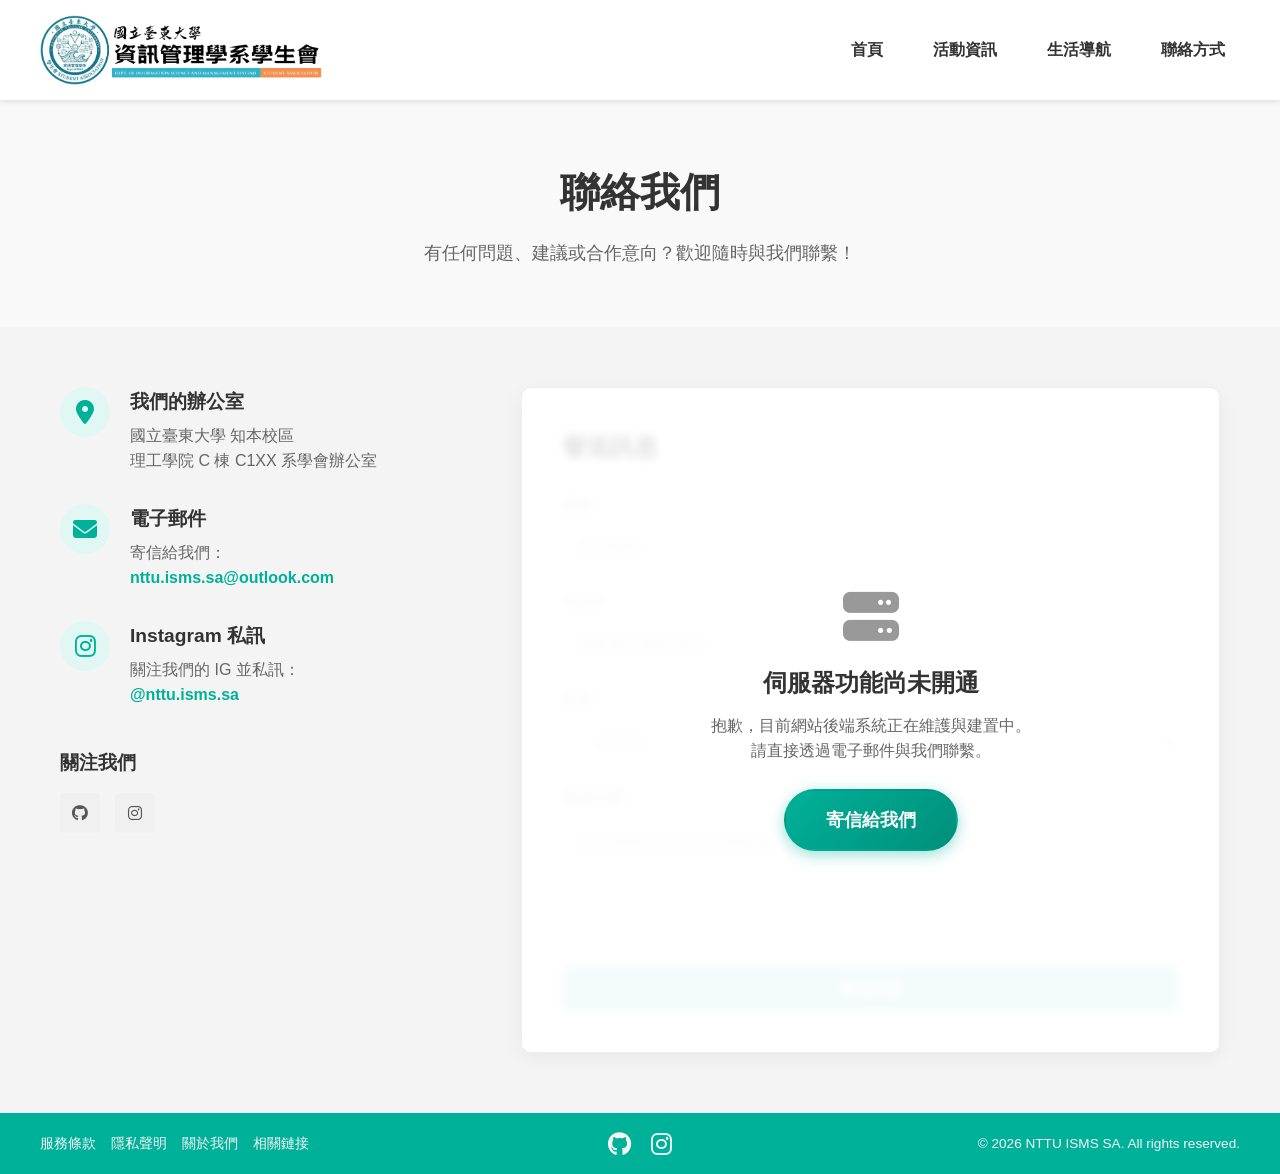
<file: Contact.html>
<!DOCTYPE html>
<html>
    <head>
        <meta charset="utf-8">
        <meta name="viewport" content="width=device-width, initial-scale=1.0">
        <title>聯絡我們 - 臺東大學資訊管理學系學生會</title>
        <link rel="stylesheet" href="https://cdnjs.cloudflare.com/ajax/libs/font-awesome/6.5.1/css/all.min.css">
        <link rel="stylesheet" href="styles/style.css">
        <link rel="stylesheet" href="styles/styleContact.css">
        <link rel="icon" type="image/png" href="LOGO/NTTU_ISMS_SA_LOGO_1.png">
    </head>
    
    <body>
        <header>
            <div class="container">
                <a href="index.html" class="logo">
                    <img src="LOGO\NTTU_ISMS_SA_LOGO_2.png" alt="NTTU_ISMS_SA_LOGO_2">
                </a>

                <nav>
                    <ul>
                        <li><a href="index.html">首頁</a></li>
                        <li><a href="Events.html">活動資訊</a></li>
                        <li><a href="LifeNavigator/LifeNavigator.html">生活導航</a></li>
                        <li><a href="Contact.html">聯絡方式</a></li>
                    </ul>
                </nav>                
            </div>
        </header>

        <main>
            <section class="contact-hero">
                <div class="container">
                    <h1>聯絡我們</h1>
                    <p>有任何問題、建議或合作意向？歡迎隨時與我們聯繫！</p>
                </div>
            </section>

            <div class="contact-container">  
                <div class="contact-info">
                    <div class="info-item">
                        <div class="info-icon">
                            <i class="fa-solid fa-location-dot"></i>
                        </div>
                        <div class="info-content">
                            <h3>我們的辦公室</h3>
                            <p>國立臺東大學 知本校區<br>理工學院 C 棟 C1XX 系學會辦公室</p>
                        </div>
                    </div>

                    <div class="info-item">
                        <div class="info-icon">
                            <i class="fa-solid fa-envelope"></i>
                        </div>
                        <div class="info-content">
                            <h3>電子郵件</h3>
                            <p>寄信給我們：<br><a href="mailto:nttu.isms.sa@outlook.com">nttu.isms.sa@outlook.com</a></p>
                        </div>
                    </div>

                    <div class="info-item">
                        <div class="info-icon">
                            <i class="fa-brands fa-instagram"></i>
                        </div>
                        <div class="info-content">
                            <h3>Instagram 私訊</h3>
                            <p>關注我們的 IG 並私訊：<br><a href="https://www.instagram.com/nttu.isms.sa/" target="_blank">@nttu.isms.sa</a></p>
                        </div>
                    </div>

                    <div class="social-links">
                        <h3>關注我們</h3>
                        <div class="social-icons">
                            <a href="https://github.com/NTTU-ISMS-SA" target="_blank" class="social-icon" title="GitHub">
                                <i class="fa-brands fa-github"></i>
                            </a>
                            <a href="https://www.instagram.com/nttu.isms.sa/" target="_blank" class="social-icon" title="Instagram">
                                <i class="fa-brands fa-instagram"></i>
                            </a>
                        </div>
                    </div>
                </div>

                <div class="contact-form-container">
                    
                    <!-- 新增：遮罩层 Start -->
                    <div class="form-overlay">
                        <div class="overlay-content">
                            <i class="fa-solid fa-server"></i>
                            <h3>伺服器功能尚未開通</h3>
                            <p>抱歉，目前網站後端系統正在維護與建置中。<br>請直接透過電子郵件與我們聯繫。</p>
                            <a href="mailto:nttu.isms.sa@outlook.com" class="btn-mail-fallback">
                                寄信給我們
                            </a>
                        </div>
                    </div>

                    <h2>發送訊息</h2>
                    <!-- 为了让效果更逼真，我们可以给 form 加上一个 opacity 或者 pointer-events: none，但有了遮罩其实不需要 -->
                    <form action="#" method="POST" style="opacity: 0.3; pointer-events: none;"> 
                        <div class="form-group">
                            <label for="name">姓名</label>
                            <input type="text" id="name" name="name" class="form-control" placeholder="您的稱呼" disabled>
                        </div>

                        <div class="form-group">
                            <label for="email">Email</label>
                            <input type="email" id="email" name="email" class="form-control" placeholder="您的電子郵件地址" disabled>
                        </div>
                        
                        <!-- 省略原本的表单内容，这里只是为了展示背景 -->
                         <div class="form-group">
                            <label for="subject">主旨</label>
                            <select id="subject" name="subject" class="form-control" disabled>
                                <option value="general">一般諮詢</option>
                            </select>
                        </div>

                        <div class="form-group">
                            <label for="message">訊息內容</label>
                            <textarea id="message" name="message" class="form-control" placeholder="請詳細描述您的問題或建議..." disabled></textarea>
                        </div>

                        <button type="button" class="submit-btn" disabled>發送訊息</button>
                    </form>
                </div>

            </div>
        </main>

        <footer>
            <div class="footer-container">
                <div class="footer-left">
                    <a href="ToS.html">服務條款</a>
                    <a href="Privacy.html">隱私聲明</a>
                    <a href="AboutUs.html">關於我們</a>
                    <a href="Links.html">相關鏈接</a>
                </div>

                <div class="footer-center">
                    <a href="https://github.com/NTTU-ISMS-SA" target="_blank" title="GitHub">
                        <i class="fa-brands fa-github fa-lg"></i>
                    </a>     

                    <a href="https://www.instagram.com/nttu.isms.sa/" target="_blank" title="Instagram">
                        <i class="fa-brands fa-instagram fa-lg"></i>
                    </a>
                </div>

                <div class="footer-right">
                    <p>&copy; 2026 NTTU ISMS SA. All rights reserved.</p>
                </div>

            </div>
        </footer>
    </body>
</html>
</file>
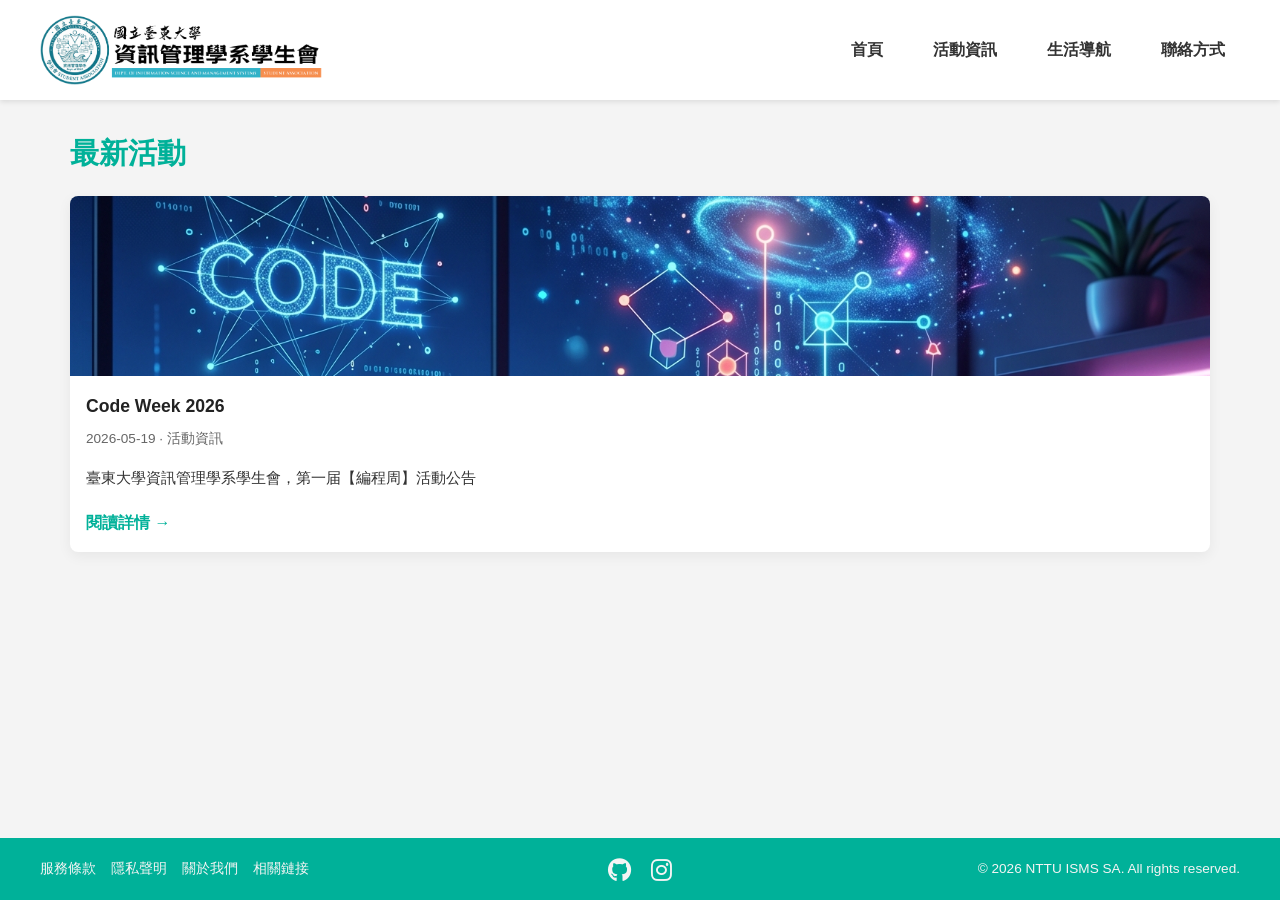
<file: Events.html>
<!DOCTYPE html>
<html>
    <head>
        <meta charset="utf-8">
        <meta name="viewport" content="width=device-width, initial-scale=1.0">
        <title>活動資訊</title>
        <link rel="stylesheet" href="https://cdnjs.cloudflare.com/ajax/libs/font-awesome/6.5.1/css/all.min.css">
        <link rel="stylesheet" href="styles/style.css">
        <link rel="stylesheet" href="styles/styleEvents.css">
        <link rel="icon" type="image/png" href="LOGO/NTTU_ISMS_SA_LOGO_1.png">
    </head>
    
    <body>
        <header>
            <div class="container">
                <a href="index.html" class="logo">
                    <img src="LOGO\NTTU_ISMS_SA_LOGO_2.png" alt="NTTU_ISMS_SA_LOGO_2">
                </a>

                <nav>
                    <ul>
                        <li><a href="index.html">首頁</a></li>
                        <li><a href="Events.html">活動資訊</a></li>
                        <li><a href="LifeNavigator/LifeNavigator.html">生活導航</a></li>
                        <li><a href="Contact.html">聯絡方式</a></li>
                    </ul>
                </nav>                
            </div>
        </header>

        <main>
            <section class="events container">
                <h1 class="section-title">最新活動</h1>

                <div class="events-grid">
                    <a class="event-card" href="EventPages/CodeWeek2026/CodeWeek2026.html">
                        <div class="event-thumb">
                            <img src="EventPages\CodeWeek2026\TitleBG.png" alt="活動標題封面">
                        </div>
                        <div class="event-body">
                            <h2 class="event-title">Code Week 2026</h2>
                            <p class="event-meta">2026-05-19 · 活動資訊</p>
                            <p class="event-excerpt">臺東大學資訊管理學系學生會，第一届【編程周】活動公告</p>
                            <span class="read-more">閱讀詳情 →</span>
                        </div>
                    </a>
                </div>

                <!--要新增项目就新增这一整段-->
                <!--
                <div class="events-grid">
                    <a class="event-card" href="EventPages/event-example.html">
                        <div class="event-thumb">
                            <img src="https://placehold.co/600x400?text=活動封面" alt="活動標題封面">
                        </div>
                        <div class="event-body">
                            <h2 class="event-title">活動標題範例</h2>
                            <p class="event-meta">2026-05-01 · 校內講座</p>
                            <p class="event-excerpt">這是一段活動摘要，簡短描述活動重點與亮點，最多兩行文字。</p>
                            <span class="read-more">閱讀詳情 →</span>
                        </div>
                    </a>
                </div>                
                -->
            </section>
        </main>

        <footer>
            <div class="footer-container">
                <div class="footer-left">
                    <a href="ToS.html">服務條款</a>
                    <a href="Privacy.html">隱私聲明</a>
                    <a href="AboutUs.html">關於我們</a>
                    <a href="Links.html">相關鏈接</a>
                </div>

                <div class="footer-center">
                    <a href="https://github.com/NTTU-ISMS-SA" target="_blank" title="GitHub">
                        <i class="fa-brands fa-github fa-lg"></i>
                    </a>     

                    <a href="https://www.instagram.com/nttu.isms.sa/" target="_blank" title="Instagram">
                        <i class="fa-brands fa-instagram fa-lg"></i>
                    </a>
                </div>

                <div class="footer-right">
                    <p>&copy; 2026 NTTU ISMS SA. All rights reserved.</p>
                </div>
            </div>
        </footer>
    </body>
</html>
</file>
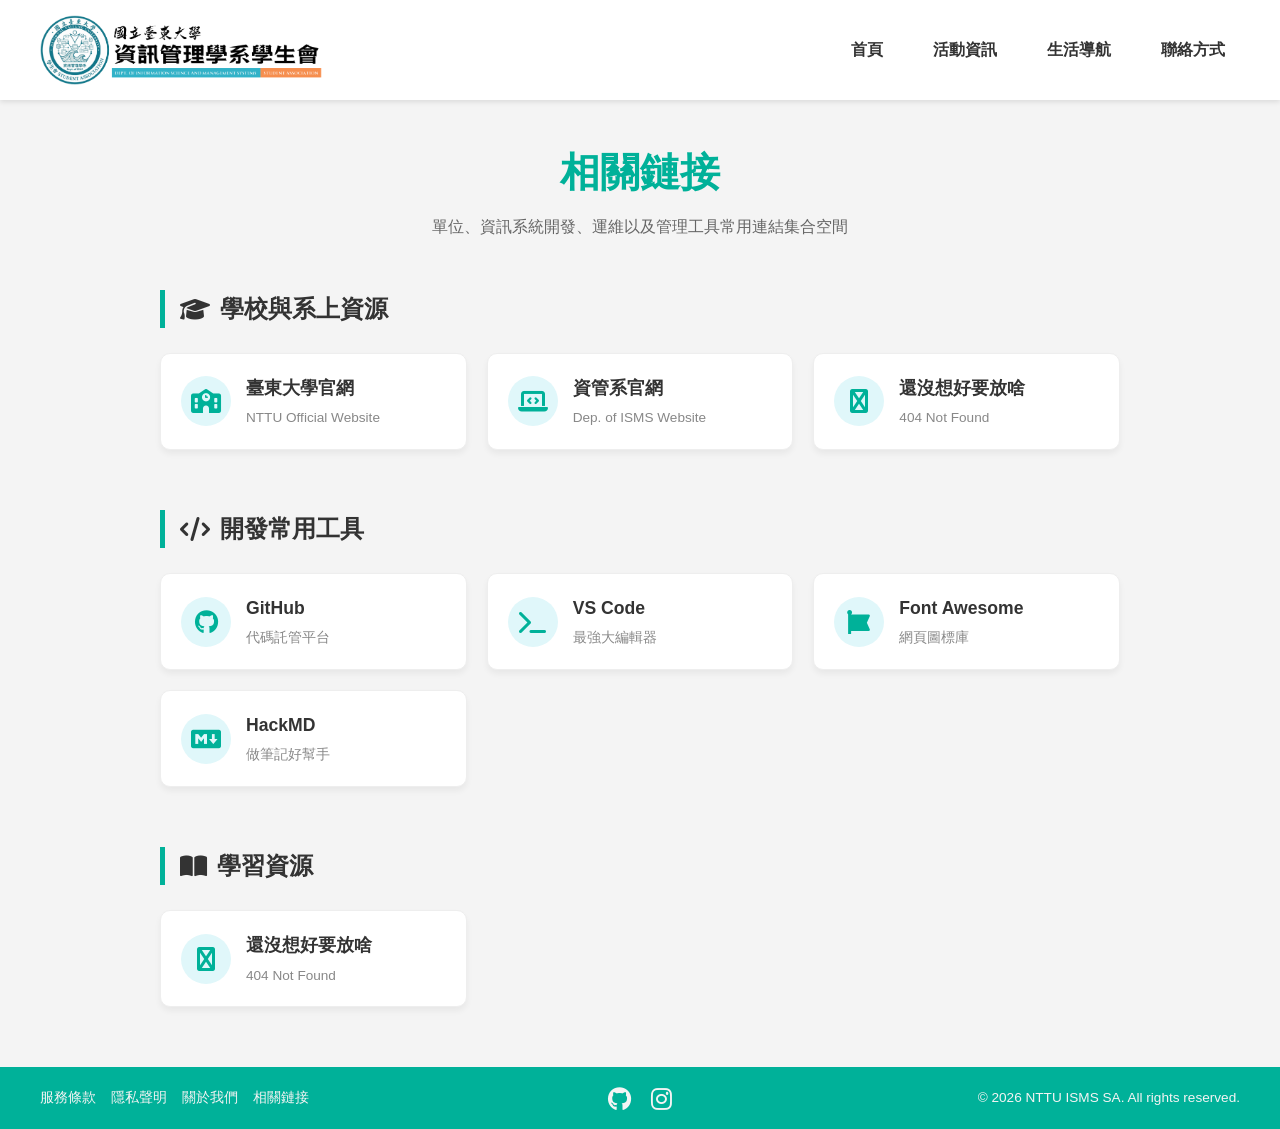
<file: Links.html>
<!DOCTYPE html>
<html>
    <head>
        <meta charset="utf-8">
        <title>相關鏈接</title>
        <link rel="stylesheet" href="https://cdnjs.cloudflare.com/ajax/libs/font-awesome/6.5.1/css/all.min.css">
        <link rel="stylesheet" href="styles/style.css">
        <link rel="stylesheet" href="styles/styleLinks.css">        
        <link rel="icon" type="image/png" href="LOGO/NTTU_ISMS_SA_LOGO_1.png">
    </head>
    
    <body>
        <header>
            <div class="container">
                <a href="index.html" class="logo">
                    <img src="LOGO\NTTU_ISMS_SA_LOGO_2.png" alt="NTTU_ISMS_SA_LOGO_2">
                </a>

                <nav>
                    <ul>
                        <li><a href="index.html">首頁</a></li>
                        <li><a href="Events.html">活動資訊</a></li>
                        <li><a href="LifeNavigator/LifeNavigator.html">生活導航</a></li>
                        <li><a href="Contact.html">聯絡方式</a></li>
                    </ul>
                </nav>                
            </div>
        </header>

        <main>
            <div class="links-container">
                <h1>相關鏈接</h1>
                <p class="intro-text">單位、資訊系統開發、運維以及管理工具常用連結集合空間</p>

                <section class="link-section">
                    <h2><i class="fa-solid fa-graduation-cap"></i> 學校與系上資源</h2>
                    <div class="grid-links">
                        <a href="https://www.nttu.edu.tw/" target="_blank" class="link-card">
                            <div class="icon-box"><i class="fa-solid fa-school"></i></div>
                            <div class="link-info">
                                <h3>臺東大學官網</h3>
                                <p>NTTU Official Website</p>
                            </div>
                        </a>

                        <a href="https://isms.nttu.edu.tw/" target="_blank" class="link-card">
                            <div class="icon-box"><i class="fa-solid fa-laptop-code"></i></div>
                            <div class="link-info">
                                <h3>資管系官網</h3>
                                <p>Dep. of ISMS Website</p>
                            </div>
                        </a>

                        <a href="404.html" target="_blank" class="link-card">
                            <div class="icon-box"><i class="fa-solid fa-notdef"></i></div>
                            <div class="link-info">
                                <h3>還沒想好要放啥</h3>
                                <p>404 Not Found</p>
                            </div>
                        </a>
                    </div>
                </section>

                <section class="link-section">
                    <h2><i class="fa-solid fa-code"></i> 開發常用工具</h2>
                    <div class="grid-links">
                        <a href="https://github.com/" target="_blank" class="link-card">
                            <div class="icon-box"><i class="fa-brands fa-github"></i></div>
                            <div class="link-info">
                                <h3>GitHub</h3>
                                <p>代碼託管平台</p>
                            </div>
                        </a>

                        <a href="https://code.visualstudio.com/" target="_blank" class="link-card">
                            <div class="icon-box"><i class="fa-solid fa-terminal"></i></div>
                            <div class="link-info">
                                <h3>VS Code</h3>
                                <p>最強大編輯器</p>
                            </div>
                        </a>
                        
                        <a href="https://fontawesome.com/" target="_blank" class="link-card">
                            <div class="icon-box"><i class="fa-solid fa-font-awesome"></i></div>
                            <div class="link-info">
                                <h3>Font Awesome</h3>
                                <p>網頁圖標庫</p>
                            </div>
                        </a>

                        <a href="https://hackmd.io/" target="_blank" class="link-card">
                            <div class="icon-box"><i class="fa-brands fa-markdown"></i></div>
                            <div class="link-info">
                                <h3>HackMD</h3>
                                <p>做筆記好幫手</p>
                            </div>
                        </a>
                    </div>
                </section>

                <section class="link-section">
                    <h2><i class="fa-solid fa-book-open"></i> 學習資源</h2>
                    <div class="grid-links">
                        <a href="404.html" target="_blank" class="link-card">
                            <div class="icon-box"><i class="fa-solid fa-notdef"></i></div>
                            <div class="link-info">
                                <h3>還沒想好要放啥</h3>
                                <p>404 Not Found</p>
                            </div>
                        </a>
                    </div>
                </section>
            </div>
        </main>

        <footer>
            <div class="footer-container">
                <div class="footer-left">
                    <a href="ToS.html">服務條款</a>
                    <a href="Privacy.html">隱私聲明</a>
                    <a href="AboutUs.html">關於我們</a>
                    <a href="Links.html">相關鏈接</a>
                </div>

                <div class="footer-center">
                    <a href="https://github.com/NTTU-ISMS-SA" target="_blank" title="GitHub">
                        <i class="fa-brands fa-github fa-lg"></i>
                    </a>     

                    <a href="https://www.instagram.com/nttu.isms.sa/" target="_blank" title="Instagram">
                        <i class="fa-brands fa-instagram fa-lg"></i>
                    </a>
                </div>

                <div class="footer-right">
                    <p>&copy; 2026 NTTU ISMS SA. All rights reserved.</p>
                </div>

            </div>
        </footer>
    </body>
</html>
</file>
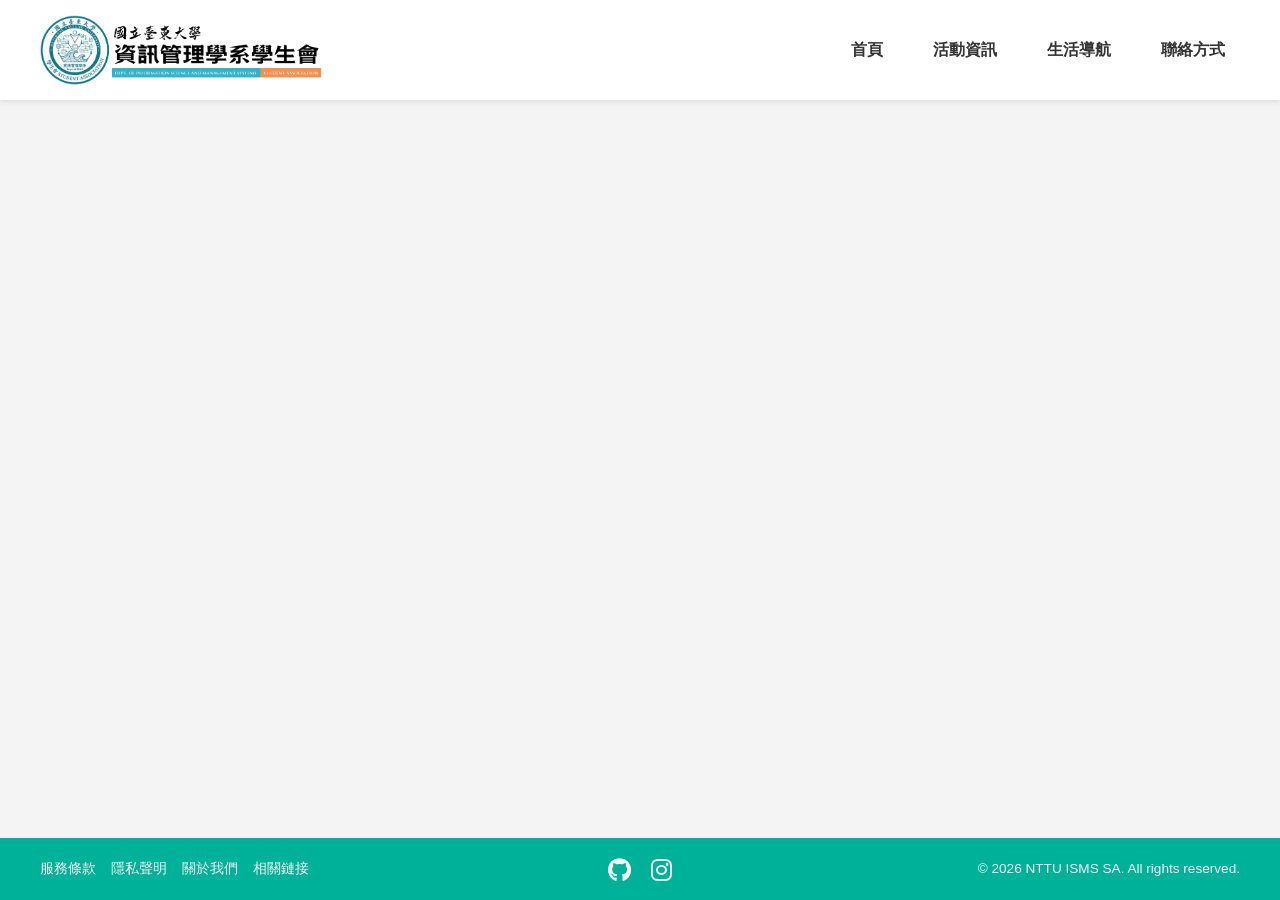
<file: template.html>
<!DOCTYPE html>
<html>
    <head>
        <meta charset="utf-8">
        <meta name="viewport" content="width=device-width, initial-scale=1.0">
        <title>修改名称</title>
        <link rel="stylesheet" href="https://cdnjs.cloudflare.com/ajax/libs/font-awesome/6.5.1/css/all.min.css">
        <link rel="stylesheet" href="styles/style.css">
        <link rel="icon" type="image/png" href="LOGO/NTTU_ISMS_SA_LOGO_1.png">
    </head>
    
    <body>
        <header>
            <div class="container">
                <a href="index.html" class="logo">
                    <img src="LOGO\NTTU_ISMS_SA_LOGO_2.png" alt="NTTU_ISMS_SA_LOGO_2">
                </a>

                <nav>
                    <ul>
                        <li><a href="index.html">首頁</a></li>
                        <li><a href="Events.html">活動資訊</a></li>
                        <li><a href="LifeNavigator/LifeNavigator.html">生活導航</a></li>
                        <li><a href="Contact.html">聯絡方式</a></li>
                    </ul>
                </nav>                
            </div>
        </header>

        <main>
            
        </main>

        <footer>
            <div class="footer-container">
                <div class="footer-left">
                    <a href="ToS.html">服務條款</a>
                    <a href="Privacy.html">隱私聲明</a>
                    <a href="AboutUs.html">關於我們</a>
                    <a href="Links.html">相關鏈接</a>
                </div>

                <div class="footer-center">
                    <a href="https://github.com/NTTU-ISMS-SA" target="_blank" title="GitHub">
                        <i class="fa-brands fa-github fa-lg"></i>
                    </a>     

                    <a href="https://www.instagram.com/nttu.isms.sa/" target="_blank" title="Instagram">
                        <i class="fa-brands fa-instagram fa-lg"></i>
                    </a>
                </div>

                <div class="footer-right">
                    <p>&copy; 2026 NTTU ISMS SA. All rights reserved.</p>
                </div>

            </div>
        </footer>
    </body>
</html>
</file>
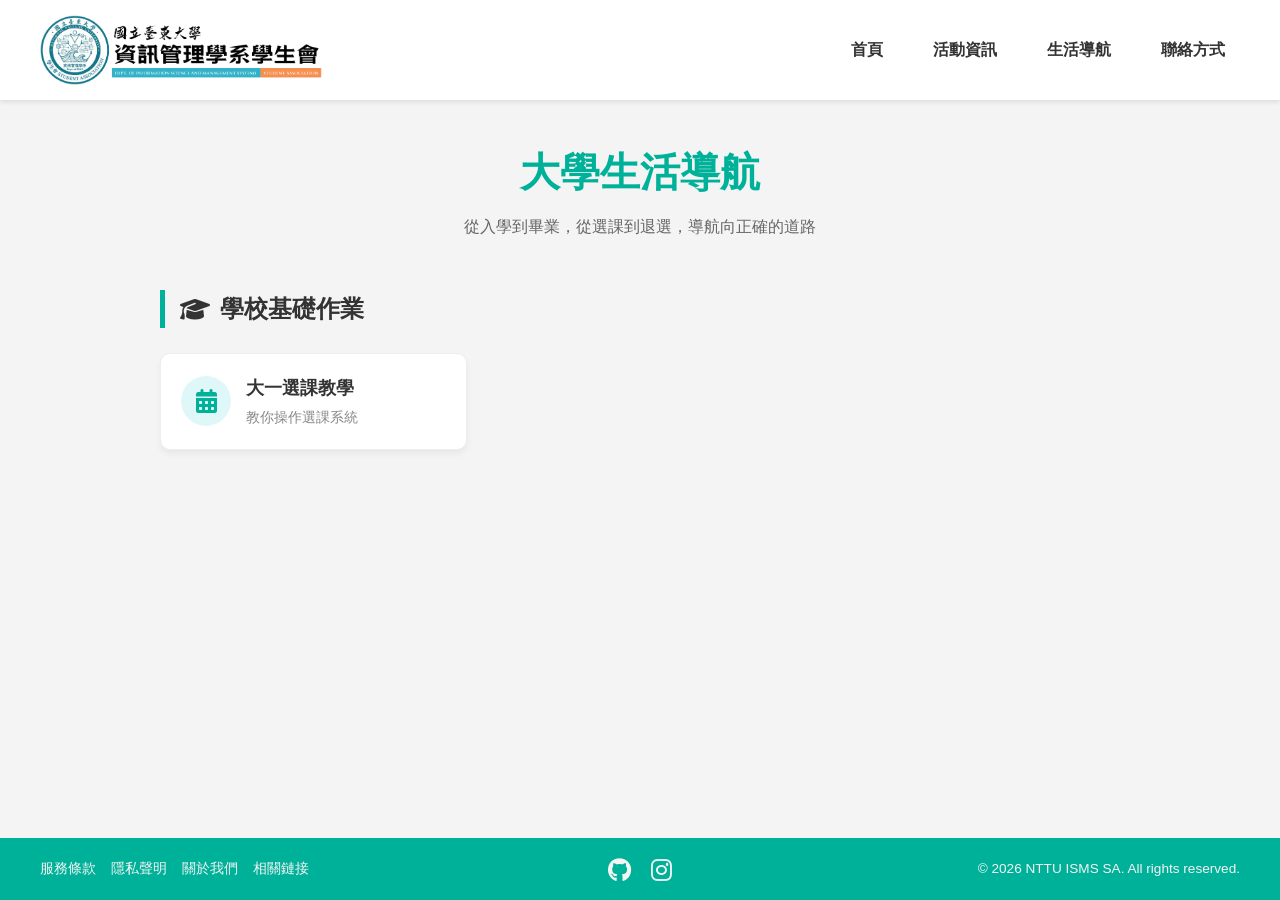
<file: LifeNavigator/LifeNavigator.html>
<!DOCTYPE html>
<html>
    <head>
        <meta charset="utf-8">
        <meta name="viewport" content="width=device-width, initial-scale=1.0">
        <title>大學生活導航</title>
        <link rel="stylesheet" href="https://cdnjs.cloudflare.com/ajax/libs/font-awesome/6.5.1/css/all.min.css">
        <link rel="stylesheet" href="../styles/style.css">
        <link rel="stylesheet" href="../styles/styleLinks.css">
        <link rel="icon" type="image/png" href="../LOGO/NTTU_ISMS_SA_LOGO_1.png">
    </head>
    
    <body>
        <header>
            <div class="container">
                <a href="../index.html" class="logo">
                    <img src="../LOGO/NTTU_ISMS_SA_LOGO_2.png" alt="NTTU_ISMS_SA_LOGO_2">
                </a>

                <nav>
                    <ul>
                        <li><a href="../index.html">首頁</a></li>
                        <li><a href="../Events.html">活動資訊</a></li>
                        <li><a href="../LifeNavigator/LifeNavigator.html">生活導航</a></li>
                        <li><a href="../Contact.html">聯絡方式</a></li>
                    </ul>
                </nav>                
            </div>
        </header>

        <main>
            <div class="links-container">
                <h1>大學生活導航</h1>
                <p class="intro-text">從入學到畢業，從選課到退選，導航向正確的道路</p>

                <section class="link-section">
                    <h2><i class="fa-solid fa-graduation-cap"></i> 學校基礎作業</h2>
                    <div class="grid-links">
                        <a href="SchoolBasicOps/CourseSelection/CourseSelection.html" class="link-card">
                            <div class="icon-box"><i class="fa-solid fa-calendar-days"></i></div>
                            <div class="link-info">
                                <h3>大一選課教學</h3>
                                <p>教你操作選課系統</p>
                            </div>
                        </a>
                    </div>
                </section>
            </div>
        </main>

        <footer>
            <div class="footer-container">
                <div class="footer-left">
                    <a href="../ToS.html">服務條款</a>
                    <a href="../Privacy.html">隱私聲明</a>
                    <a href="../AboutUs.html">關於我們</a>
                    <a href="../Links.html">相關鏈接</a>
                </div>

                <div class="footer-center">
                    <a href="https://github.com/NTTU-ISMS-SA" target="_blank" title="GitHub">
                        <i class="fa-brands fa-github fa-lg"></i>
                    </a>     

                    <a href="https://www.instagram.com/nttu.isms.sa/" target="_blank" title="Instagram">
                        <i class="fa-brands fa-instagram fa-lg"></i>
                    </a>
                </div>

                <div class="footer-right">
                    <p>&copy; 2026 NTTU ISMS SA. All rights reserved.</p>
                </div>

            </div>
        </footer>
    </body>
</html>
</file>
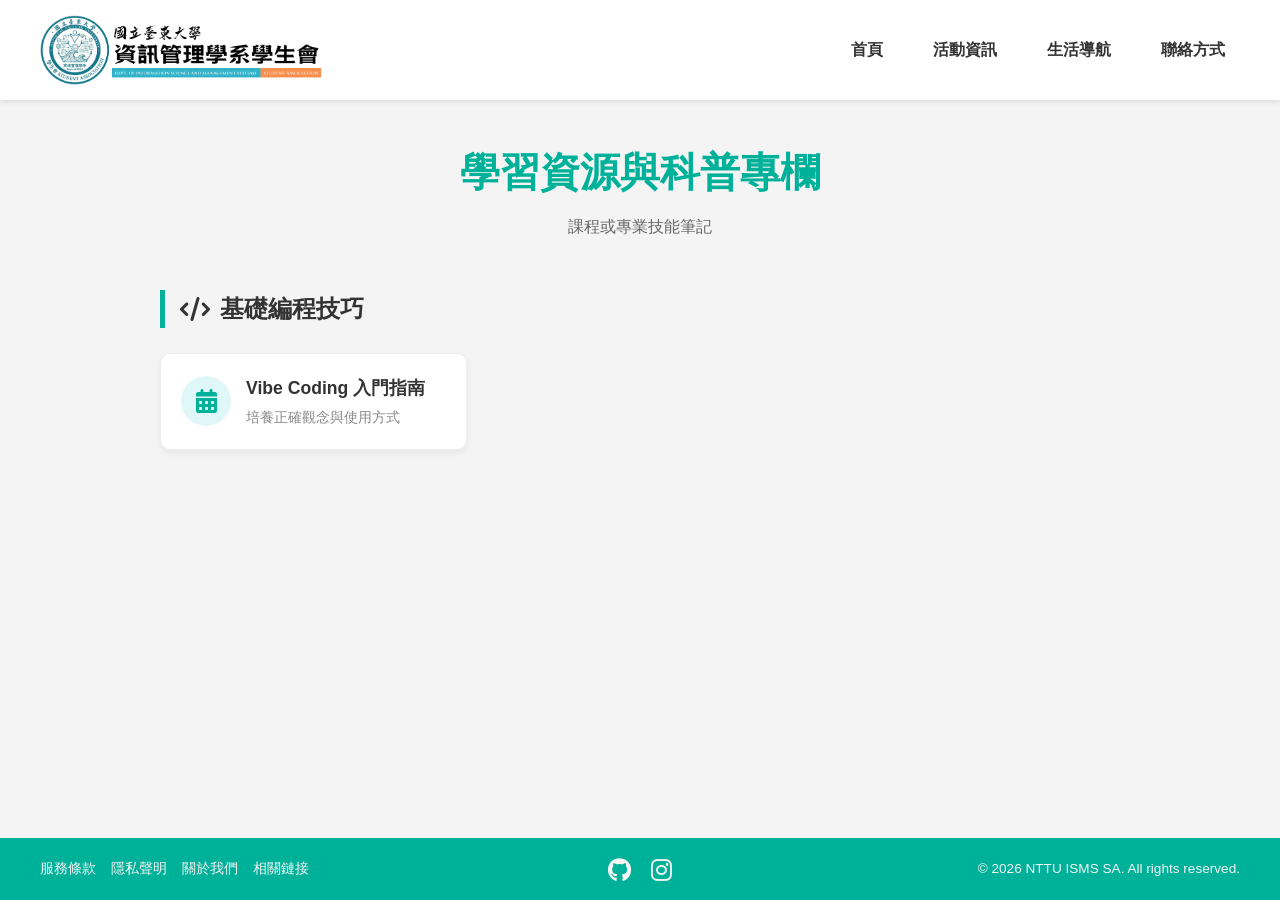
<file: Notes/Notes.html>
<!DOCTYPE html>
<html>
    <head>
        <meta charset="utf-8">
        <meta name="viewport" content="width=device-width, initial-scale=1.0">
        <title>學習資源與科普專欄</title>
        <link rel="stylesheet" href="https://cdnjs.cloudflare.com/ajax/libs/font-awesome/6.5.1/css/all.min.css">
        <link rel="stylesheet" href="../styles/style.css">
        <link rel="stylesheet" href="../styles/styleLinks.css">
        <link rel="icon" type="image/png" href="../LOGO/NTTU_ISMS_SA_LOGO_1.png">
    </head>
    
    <body>
        <header>
            <div class="container">
                <a href="../index.html" class="logo">
                    <img src="../LOGO/NTTU_ISMS_SA_LOGO_2.png" alt="NTTU_ISMS_SA_LOGO_2">
                </a>

                <nav>
                    <ul>
                        <li><a href="../index.html">首頁</a></li>
                        <li><a href="../Events.html">活動資訊</a></li>
                        <li><a href="../LifeNavigator/LifeNavigator.html">生活導航</a></li>
                        <li><a href="../Contact.html">聯絡方式</a></li>
                    </ul>
                </nav>                
            </div>
        </header>

        <main>
            <div class="links-container">
                <h1>學習資源與科普專欄</h1>
                <p class="intro-text">課程或專業技能筆記</p>

                <section class="link-section">
                    <h2><i class="fa-solid fa-code"></i> 基礎編程技巧</h2>
                    <div class="grid-links">
                        <a href="VibeCoding/VibeCoding.html" class="link-card">
                            <div class="icon-box"><i class="fa-solid fa-calendar-days"></i></div>
                            <div class="link-info">
                                <h3>Vibe Coding 入門指南</h3>
                                <p>培養正確觀念與使用方式</p>
                            </div>
                        </a>
                    </div>
                </section>
            </div>
        </main>

        <footer>
            <div class="footer-container">
                <div class="footer-left">
                    <a href="../ToS.html">服務條款</a>
                    <a href="../Privacy.html">隱私聲明</a>
                    <a href="../AboutUs.html">關於我們</a>
                    <a href="../Links.html">相關鏈接</a>
                </div>

                <div class="footer-center">
                    <a href="https://github.com/NTTU-ISMS-SA" target="_blank" title="GitHub">
                        <i class="fa-brands fa-github fa-lg"></i>
                    </a>     

                    <a href="https://www.instagram.com/nttu.isms.sa/" target="_blank" title="Instagram">
                        <i class="fa-brands fa-instagram fa-lg"></i>
                    </a>
                </div>

                <div class="footer-right">
                    <p>&copy; 2026 NTTU ISMS SA. All rights reserved.</p>
                </div>

            </div>
        </footer>
    </body>
</html>
</file>
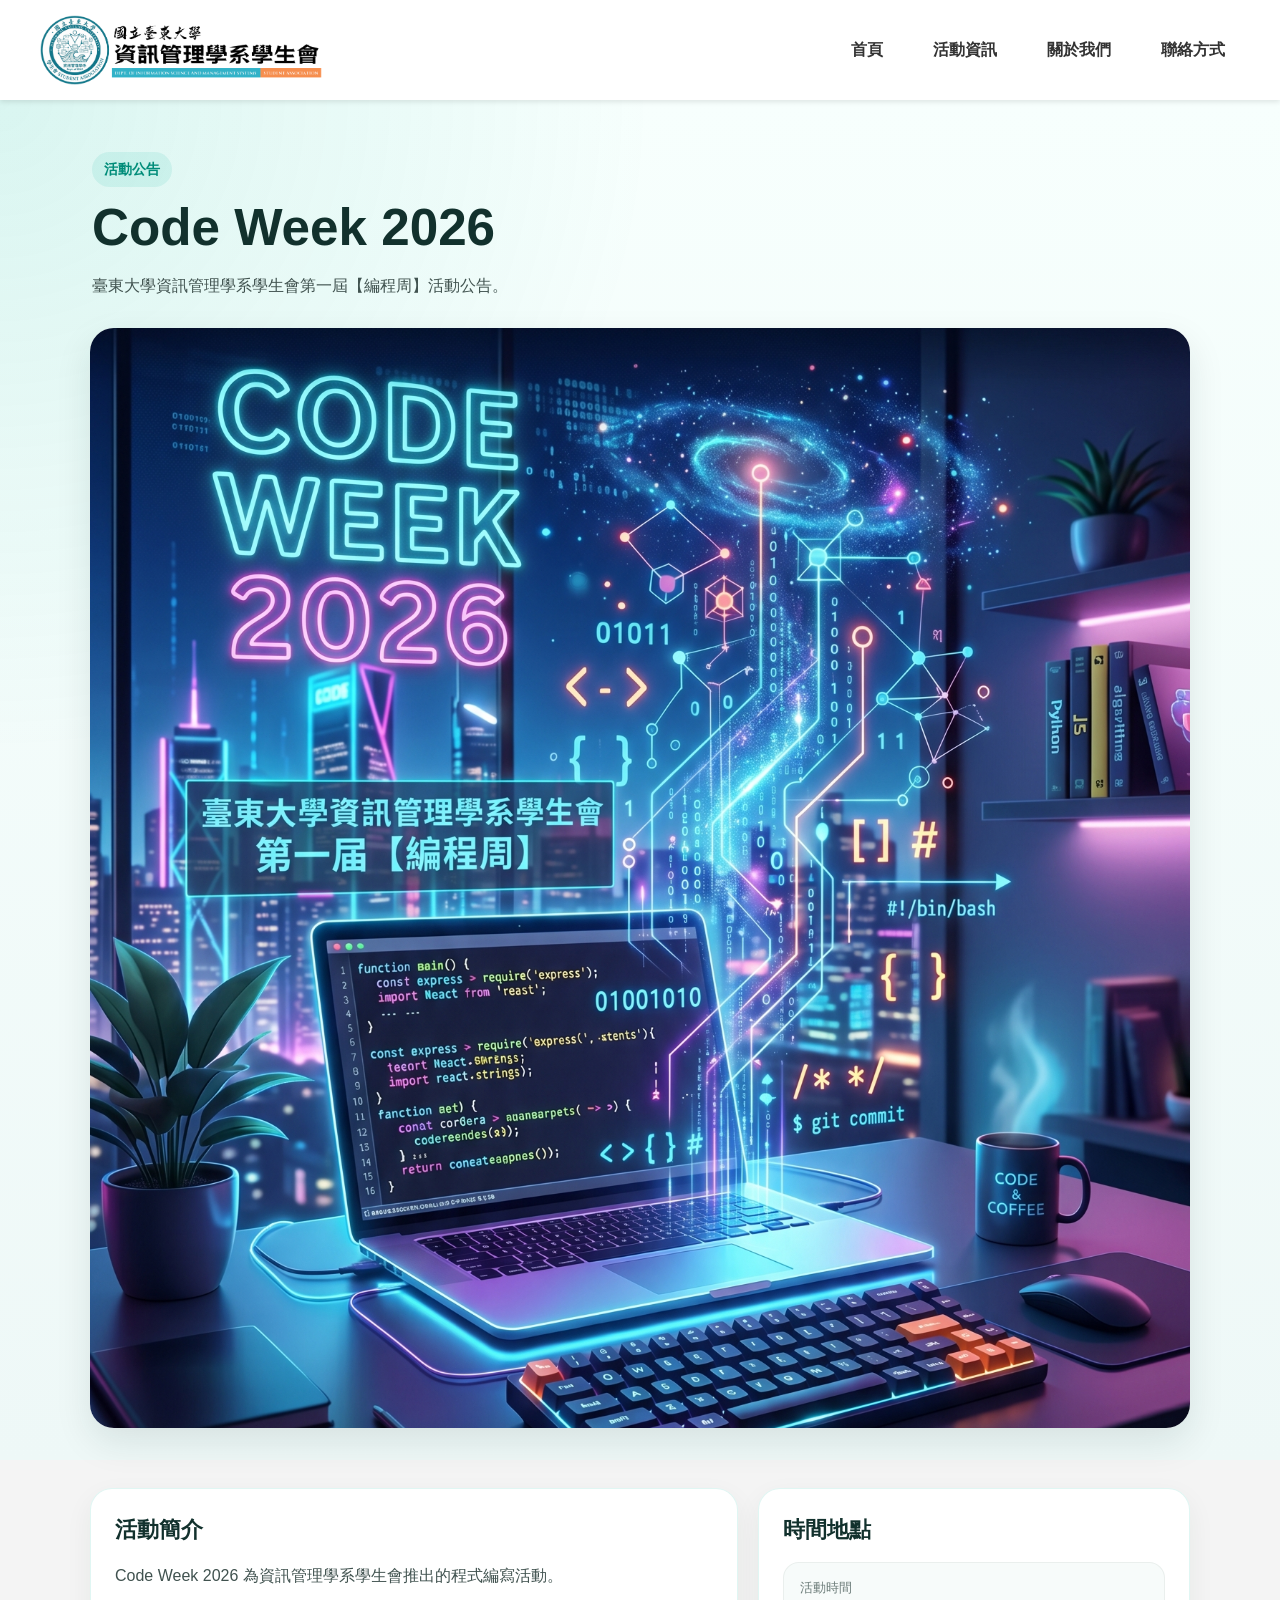
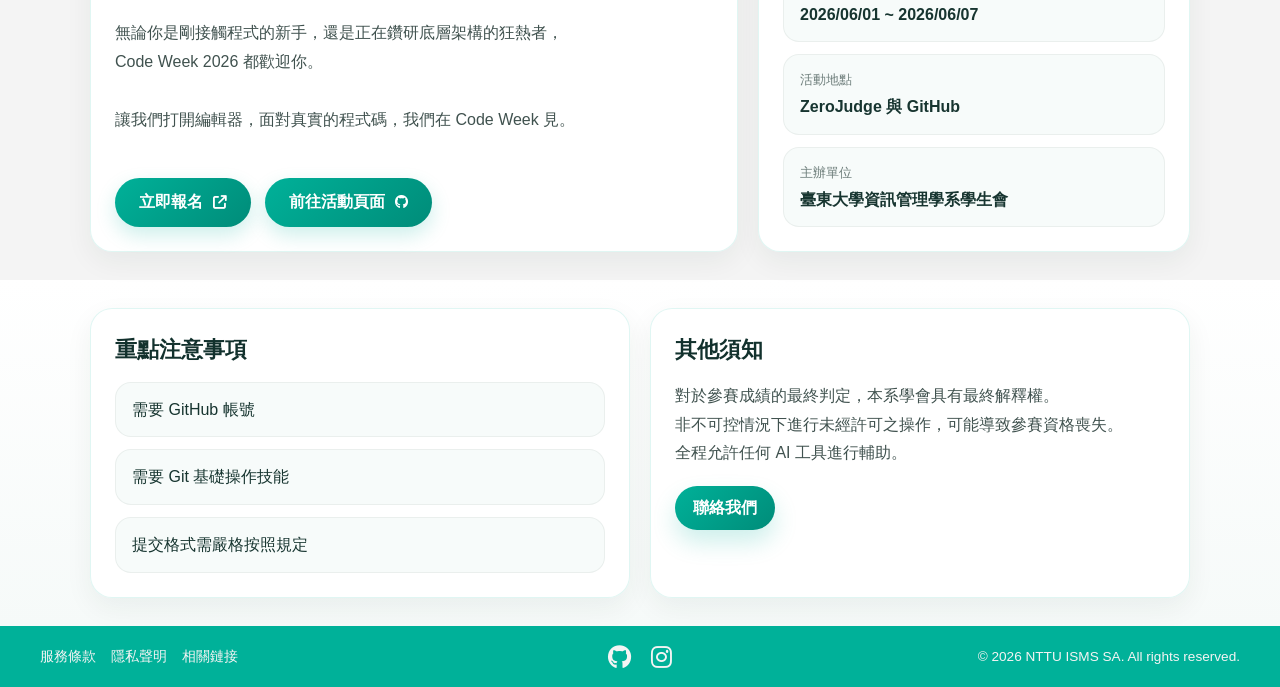
<file: EventPages/CodeWeek2026/CodeWeek2026.html>
<!DOCTYPE html>
<html>
    <head>
        <meta charset="utf-8">
        <meta name="viewport" content="width=device-width, initial-scale=1.0">
        <title>Code Week 2026</title>
        <link rel="stylesheet" href="https://cdnjs.cloudflare.com/ajax/libs/font-awesome/6.5.1/css/all.min.css">
        <link rel="stylesheet" href="../../styles/style.css">
        <link rel="stylesheet" href="../styleEP.css">
        <link rel="icon" type="image/png" href="../../LOGO/NTTU_ISMS_SA_LOGO_1.png">
    </head>
    
    <body>
        <header>
            <div class="container">
                <a href="../../index.html" class="logo">
                    <img src="../../LOGO\NTTU_ISMS_SA_LOGO_2.png" alt="NTTU_ISMS_SA_LOGO_2">
                </a>

                <nav>
                    <ul>
                        <li><a href="../../index.html">首頁</a></li>
                        <li><a href="../../Events.html">活動資訊</a></li>
                        <li><a href="../../AboutUs.html">關於我們</a></li>
                        <li><a href="../../Contact.html">聯絡方式</a></li>
                    </ul>
                </nav>                
            </div>
        </header>

        <main>
            <section class="ep-hero">
                <div class="ep-container">
                    <div class="ep-header">
                        <p class="ep-label">活動公告</p>
                        <h1>Code Week 2026</h1>
                        <p class="ep-summary">
                            臺東大學資訊管理學系學生會第一屆【編程周】活動公告。
                        </p>
                    </div>

                    <div class="ep-cover">
                        <img src="../CodeWeek2026/CW2026.png" alt="Code Week 2026 活動封面">
                    </div>
                </div>
            </section>

            <section class="ep-section">
                <div class="ep-container ep-grid">
                    <article class="ep-card">
                        <h2>活動簡介</h2>
                        <p>
                            Code Week 2026 為資訊管理學系學生會推出的程式編寫活動。<br><br>
                            無論你是剛接觸程式的新手，還是正在鑽研底層架構的狂熱者，<br>
                            Code Week 2026 都歡迎你。 <br><br>
                            讓我們打開編輯器，面對真實的程式碼，我們在 Code Week 見。<br><br>
                            <a href="https://forms.cloud.microsoft/Pages/ResponsePage.aspx?id=DQSIkWdsW0yxEjajBLZtrQAAAAAAAAAAAAMAAal5_TxUMUVERUJMVTkwQTBCMTI1V0RZWk9BSlBQNi4u" class="ep-register-btn" target="_blank" rel="noopener">立即報名 <i class="fa-solid fa-arrow-up-right-from-square"></i></a>
                            <a href="https://github.com/NTTU-ISMS-SA/CodeWeek2026" class="ep-register-btn" target="_blank" rel="noopener">前往活動頁面 <i class="fa-brands fa-github fa-lg"></i></a>
                        </p>
                    </article>

                    <article class="ep-card">
                        <h2>時間地點</h2>
                        <ul class="ep-list">
                            <li><span>活動時間</span><strong>2026/06/01 ~ 2026/06/07</strong></li>
                            <li><span>活動地點</span><strong>ZeroJudge 與 GitHub</strong></li>
                            <li><span>主辦單位</span><strong>臺東大學資訊管理學系學生會</strong></li>
                        </ul>
                    </article>
                </div>
            </section>

            <section class="ep-section ep-section-alt">
                <div class="ep-container ep-grid ep-grid-2">
                    <article class="ep-card">
                        <h2>重點注意事項</h2>
                        <ul class="ep-notice">
                            <li>需要 GitHub 帳號</li>
                            <li>需要 Git 基礎操作技能</li>
                            <li>提交格式需嚴格按照規定</li>
                        </ul>
                    </article>

                    <article class="ep-card">
                        <h2>其他須知</h2>
                        <p>
                            對於參賽成績的最終判定，本系學會具有最終解釋權。<br>
                            非不可控情況下進行未經許可之操作，可能導致參賽資格喪失。<br>
                            全程允許任何 AI 工具進行輔助。
                        </p>
                        <a class="ep-button" href="../../Contact.html">聯絡我們</a>
                    </article>
                </div>
            </section>
        </main>

        <footer>
            <div class="footer-container">
                <div class="footer-left">
                    <a href="../../ToS.html">服務條款</a>
                    <a href="../../Privacy.html">隱私聲明</a>
                    <a href="../../Links.html">相關鏈接</a>
                </div>

                <div class="footer-center">
                    <a href="https://github.com/NTTU-ISMS-SA" target="_blank" title="GitHub">
                        <i class="fa-brands fa-github fa-lg"></i>
                    </a>     

                    <a href="https://www.instagram.com/nttu.isms.sa/" target="_blank" title="Instagram">
                        <i class="fa-brands fa-instagram fa-lg"></i>
                    </a>
                </div>

                <div class="footer-right">
                    <p>&copy; 2026 NTTU ISMS SA. All rights reserved.</p>
                </div>

            </div>
        </footer>
    </body>
</html>
</file>
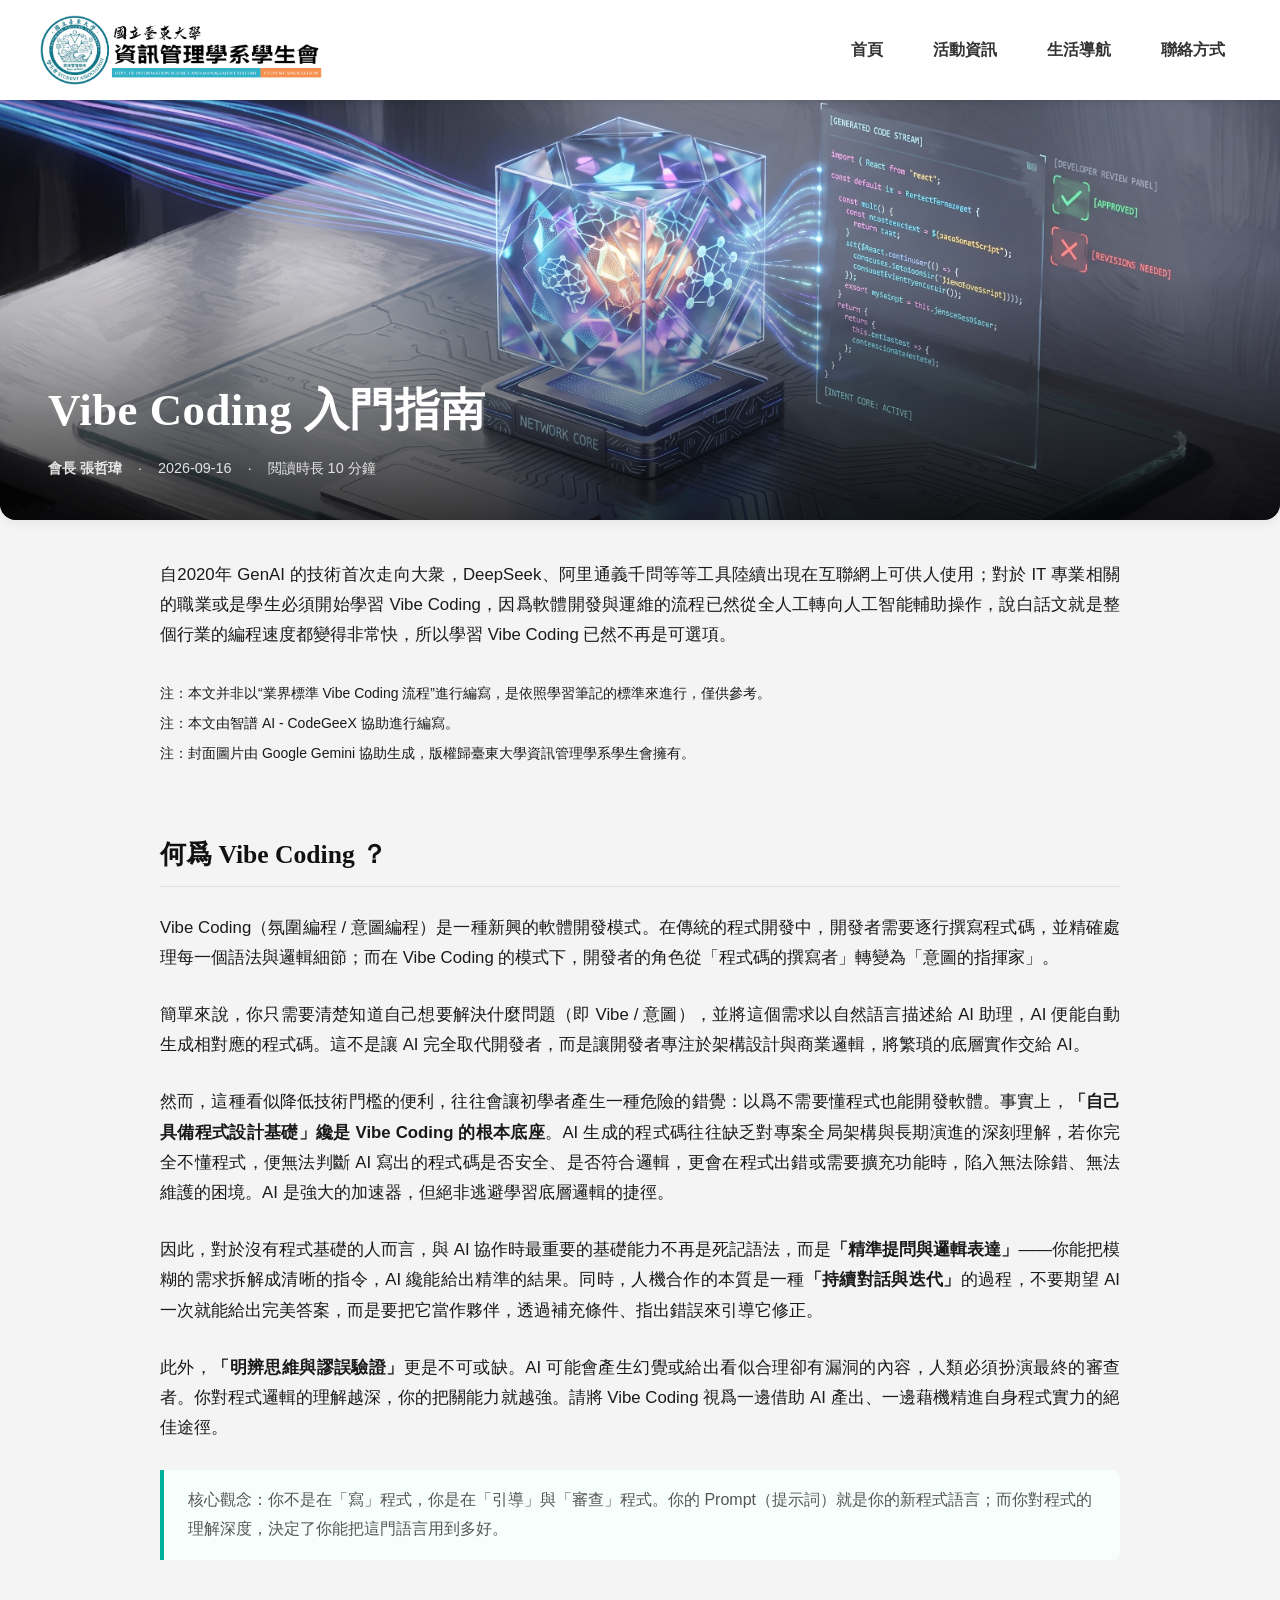
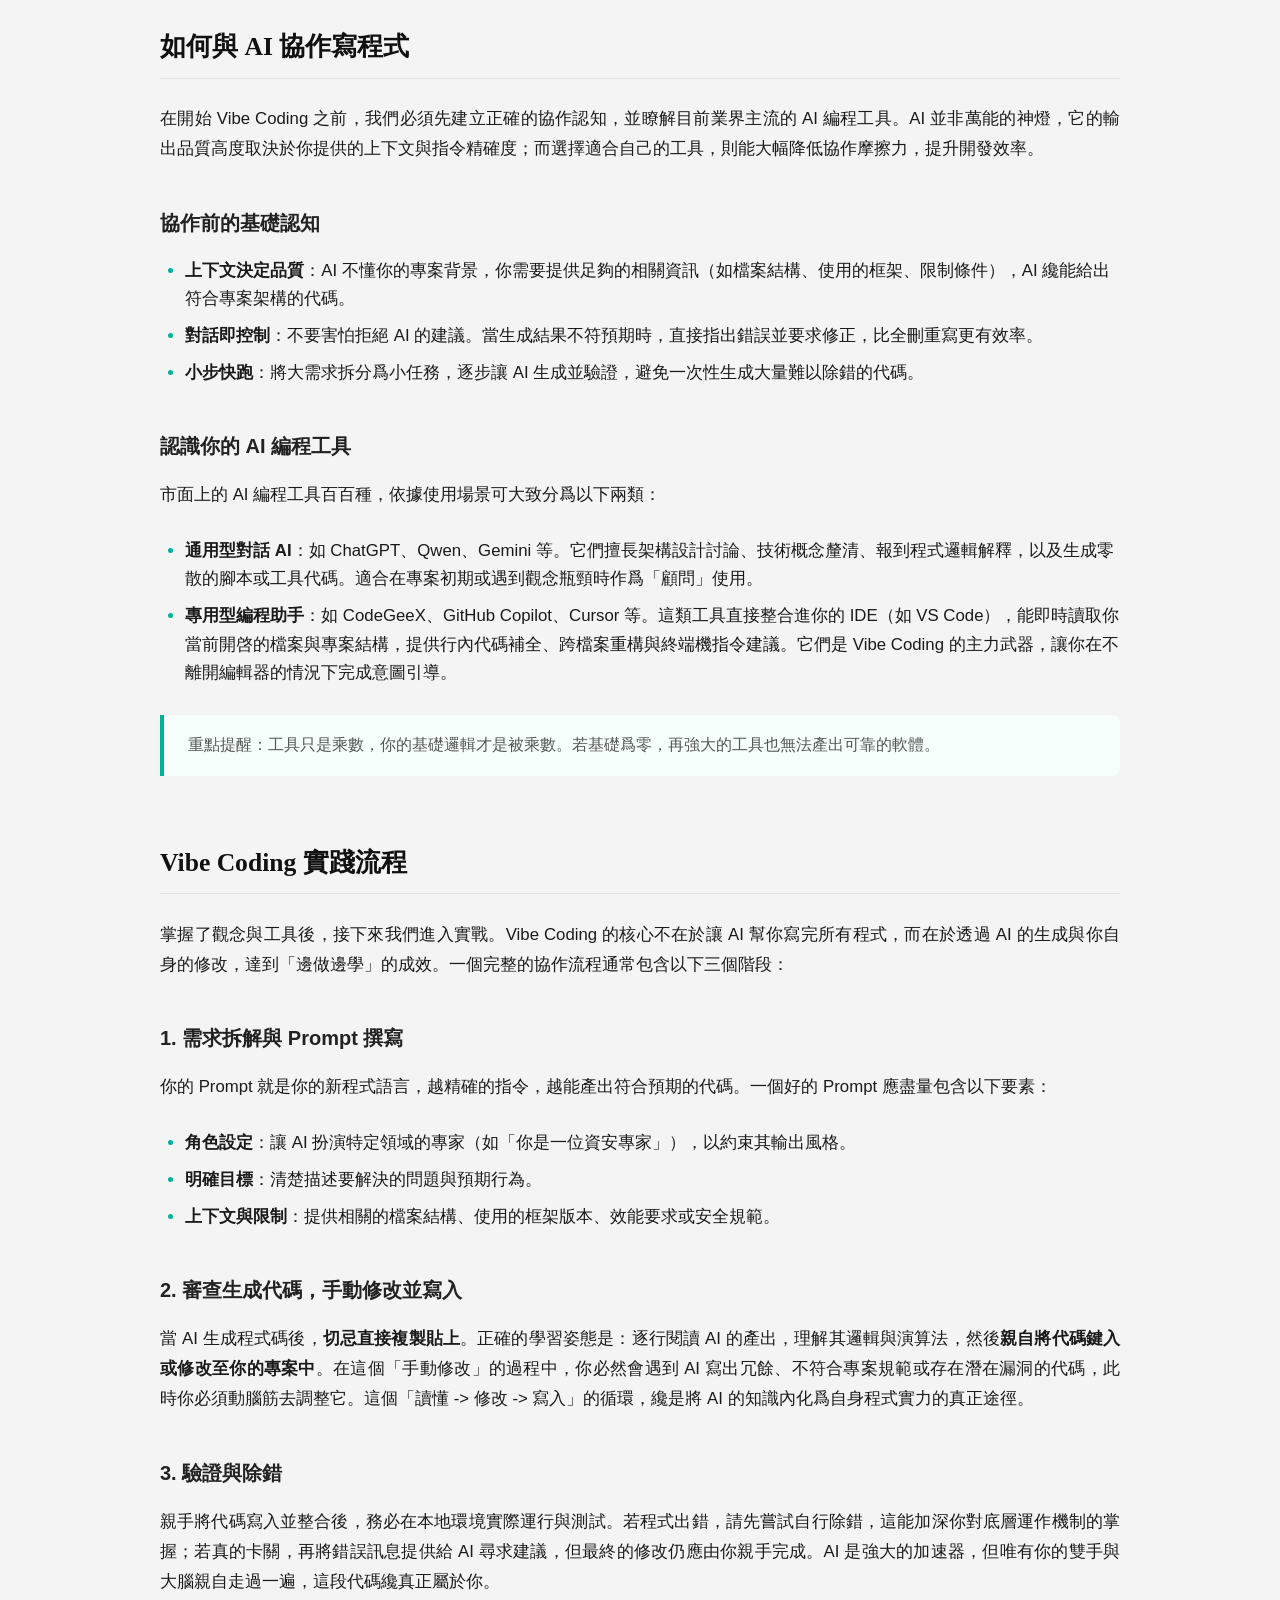
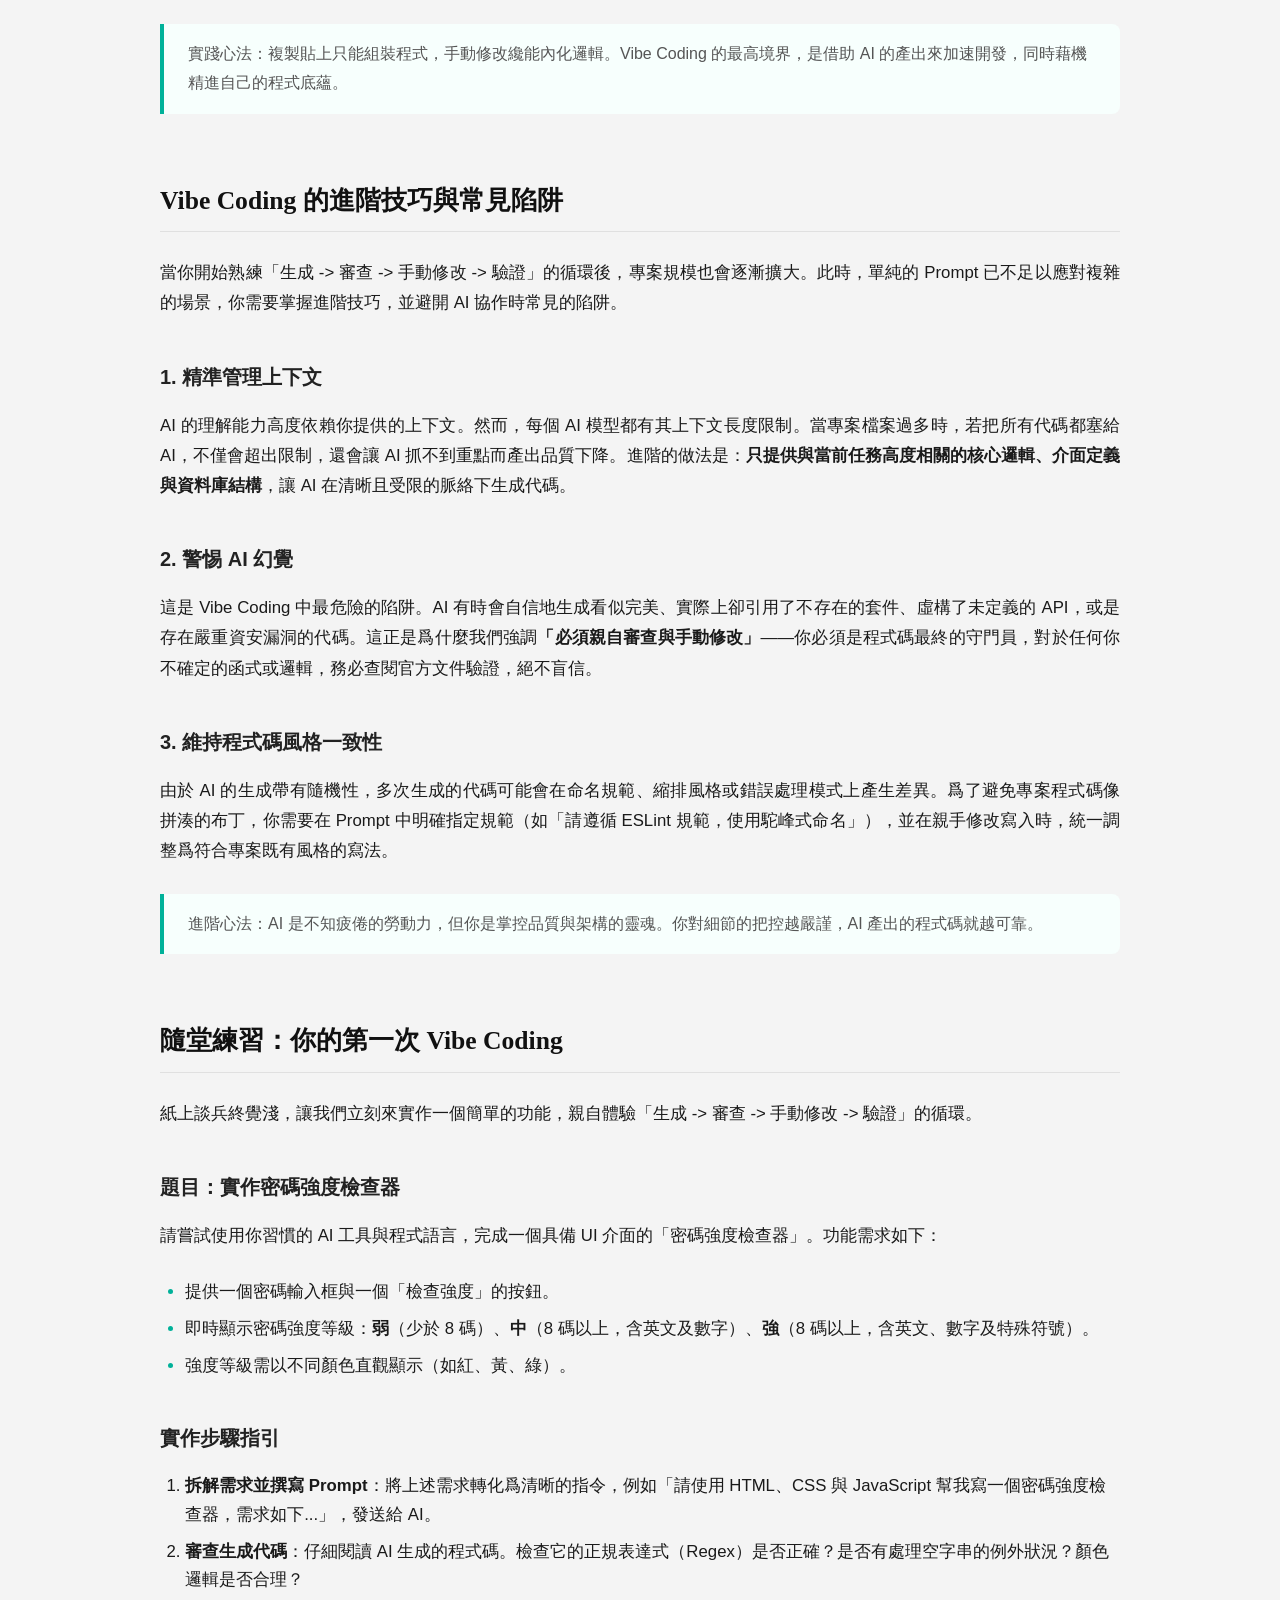
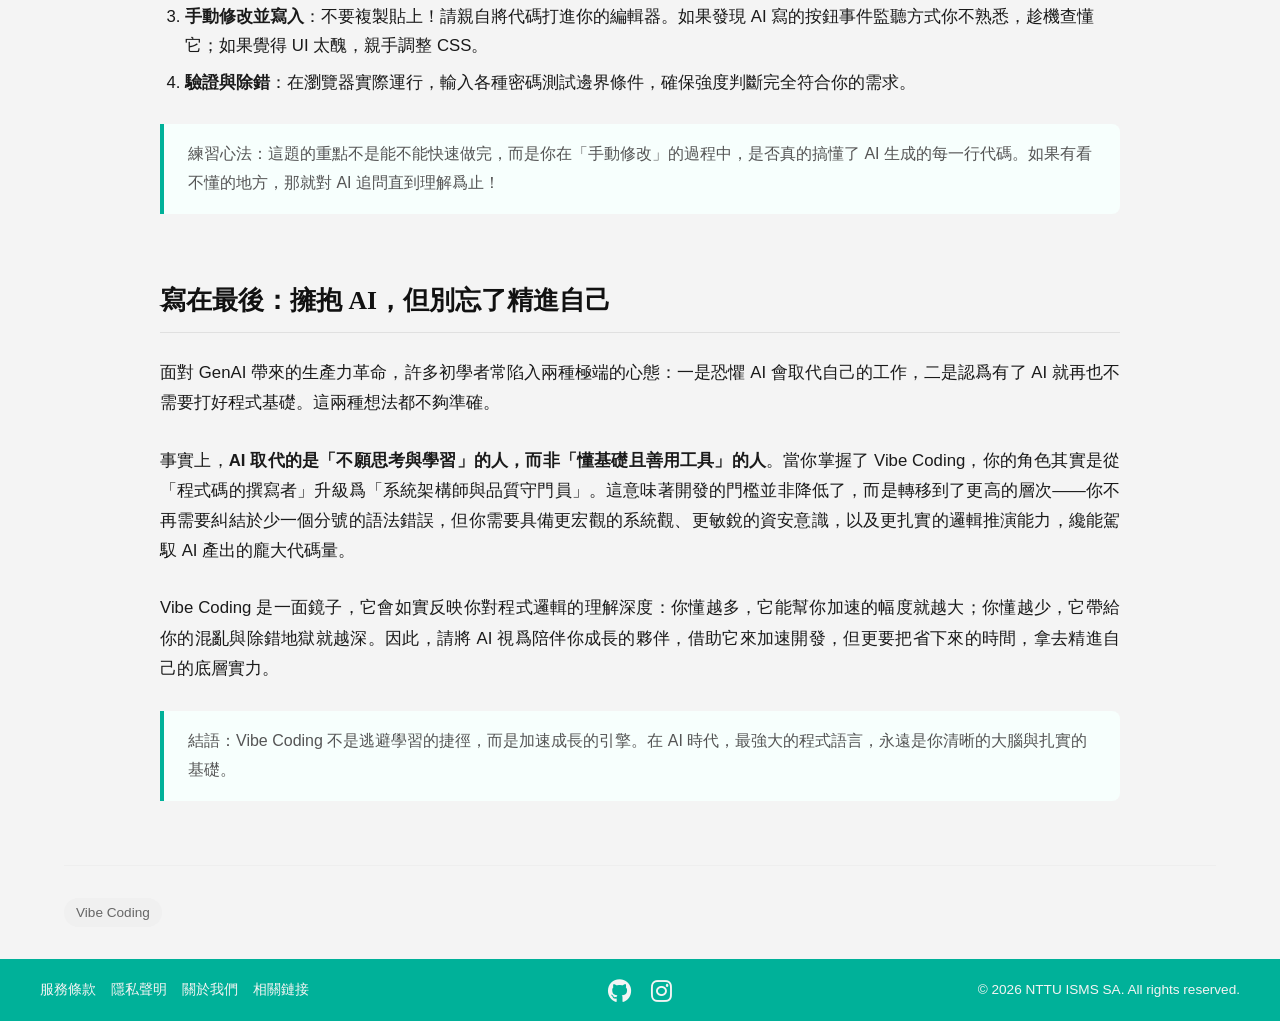
<file: Notes/VibeCoding/VibeCoding.html>
<!DOCTYPE html>
<html>
    <head>
        <meta charset="utf-8">
        <meta name="viewport" content="width=device-width, initial-scale=1.0">
        <title>Vibe Coding 入門指南</title>
        <link rel="stylesheet" href="https://cdnjs.cloudflare.com/ajax/libs/font-awesome/6.5.1/css/all.min.css">
        <link rel="stylesheet" href="../../styles/style.css">
        <link rel="stylesheet" href="../../styles/styleBlog.css">
        <link rel="icon" type="image/png" href="../../LOGO/NTTU_ISMS_SA_LOGO_1.png">
    </head>
    
    <body>
        <header>
            <div class="container">
                <a href="../../index.html" class="logo">
                    <img src="../../LOGO/NTTU_ISMS_SA_LOGO_2.png" alt="NTTU_ISMS_SA_LOGO_2">
                </a>

                <nav>
                    <ul>
                        <li><a href="../../index.html">首頁</a></li>
                        <li><a href="../../Events.html">活動資訊</a></li>
                        <li><a href="../../LifeNavigator/LifeNavigator.html">生活導航</a></li>
                        <li><a href="../../Contact.html">聯絡方式</a></li>
                    </ul>
                </nav>                
            </div>
        </header>

        <main>
            <div class="blog-hero">
                <img src="blog-cover-img.jfif" class="blog-cover-img" alt="blog-cover-img">    <!-- 封面图片，修改路径引入 -->
                <div class="blog-hero-overlay"></div>
                <div class="blog-hero-content">
                    <h1 class="blog-title">Vibe Coding 入門指南</h1>
                    <div class="blog-meta">
                        <span class="blog-author">會長 張哲瑋</span>
                        <span>·</span>
                        <span>2026-09-16</span>
                        <span>·</span>
                        <span>閲讀時長 10 分鐘</span>
                    </div>
                </div>
            </div>
        
            <div class="blog-container">
                <article class="blog-content">
                    <p>自2020年 GenAI 的技術首次走向大衆，DeepSeek、阿里通義千問等等工具陸續出現在互聯網上可供人使用；對於 IT 專業相關的職業或是學生必須開始學習 Vibe Coding，因爲軟體開發與運維的流程已然從全人工轉向人工智能輔助操作，說白話文就是整個行業的編程速度都變得非常快，所以學習 Vibe Coding 已然不再是可選項。</p>
                    <small>注：本文并非以“業界標準 Vibe Coding 流程”進行編寫，是依照學習筆記的標準來進行，僅供參考。</small><br>
                    <small>注：本文由智譜 AI - CodeGeeX 協助進行編寫。</small><br>
                    <small>注：封面圖片由 Google Gemini 協助生成，版權歸臺東大學資訊管理學系學生會擁有。</small>

                    <h2>何爲 Vibe Coding ？</h2>
                    <p>Vibe Coding（氛圍編程 / 意圖編程）是一種新興的軟體開發模式。在傳統的程式開發中，開發者需要逐行撰寫程式碼，並精確處理每一個語法與邏輯細節；而在 Vibe Coding 的模式下，開發者的角色從「程式碼的撰寫者」轉變為「意圖的指揮家」。</p>
                    <p>簡單來說，你只需要清楚知道自己想要解決什麼問題（即 Vibe / 意圖），並將這個需求以自然語言描述給 AI 助理，AI 便能自動生成相對應的程式碼。這不是讓 AI 完全取代開發者，而是讓開發者專注於架構設計與商業邏輯，將繁瑣的底層實作交給 AI。</p>
                    <p>然而，這種看似降低技術門檻的便利，往往會讓初學者產生一種危險的錯覺：以爲不需要懂程式也能開發軟體。事實上，<strong>「自己具備程式設計基礎」纔是 Vibe Coding 的根本底座</strong>。AI 生成的程式碼往往缺乏對專案全局架構與長期演進的深刻理解，若你完全不懂程式，便無法判斷 AI 寫出的程式碼是否安全、是否符合邏輯，更會在程式出錯或需要擴充功能時，陷入無法除錯、無法維護的困境。AI 是強大的加速器，但絕非逃避學習底層邏輯的捷徑。</p>
                    <p>因此，對於沒有程式基礎的人而言，與 AI 協作時最重要的基礎能力不再是死記語法，而是<strong>「精準提問與邏輯表達」</strong>——你能把模糊的需求拆解成清晰的指令，AI 纔能給出精準的結果。同時，人機合作的本質是一種<strong>「持續對話與迭代」</strong>的過程，不要期望 AI 一次就能給出完美答案，而是要把它當作夥伴，透過補充條件、指出錯誤來引導它修正。</p>
                    <p>此外，<strong>「明辨思維與謬誤驗證」</strong>更是不可或缺。AI 可能會產生幻覺或給出看似合理卻有漏洞的內容，人類必須扮演最終的審查者。你對程式邏輯的理解越深，你的把關能力就越強。請將 Vibe Coding 視爲一邊借助 AI 產出、一邊藉機精進自身程式實力的絕佳途徑。</p>
                    <blockquote>核心觀念：你不是在「寫」程式，你是在「引導」與「審查」程式。你的 Prompt（提示詞）就是你的新程式語言；而你對程式的理解深度，決定了你能把這門語言用到多好。</blockquote>

                    <h2>如何與 AI 協作寫程式</h2>
                    <p>在開始 Vibe Coding 之前，我們必須先建立正確的協作認知，並瞭解目前業界主流的 AI 編程工具。AI 並非萬能的神燈，它的輸出品質高度取決於你提供的上下文與指令精確度；而選擇適合自己的工具，則能大幅降低協作摩擦力，提升開發效率。</p>

                    <h3>協作前的基礎認知</h3>
                    <ul>
                        <li><strong>上下文決定品質</strong>：AI 不懂你的專案背景，你需要提供足夠的相關資訊（如檔案結構、使用的框架、限制條件），AI 纔能給出符合專案架構的代碼。</li>
                        <li><strong>對話即控制</strong>：不要害怕拒絕 AI 的建議。當生成結果不符預期時，直接指出錯誤並要求修正，比全刪重寫更有效率。</li>
                        <li><strong>小步快跑</strong>：將大需求拆分爲小任務，逐步讓 AI 生成並驗證，避免一次性生成大量難以除錯的代碼。</li>
                    </ul>

                    <h3>認識你的 AI 編程工具</h3>
                    <p>市面上的 AI 編程工具百百種，依據使用場景可大致分爲以下兩類：</p>
                    <ul>
                        <li><strong>通用型對話 AI</strong>：如 ChatGPT、Qwen、Gemini 等。它們擅長架構設計討論、技術概念釐清、報到程式邏輯解釋，以及生成零散的腳本或工具代碼。適合在專案初期或遇到觀念瓶頸時作爲「顧問」使用。</li>
                        <li><strong>專用型編程助手</strong>：如 CodeGeeX、GitHub Copilot、Cursor 等。這類工具直接整合進你的 IDE（如 VS Code），能即時讀取你當前開啓的檔案與專案結構，提供行內代碼補全、跨檔案重構與終端機指令建議。它們是 Vibe Coding 的主力武器，讓你在不離開編輯器的情況下完成意圖引導。</li>
                    </ul>
                    <blockquote>重點提醒：工具只是乘數，你的基礎邏輯才是被乘數。若基礎爲零，再強大的工具也無法產出可靠的軟體。</blockquote>

                    <h2>Vibe Coding 實踐流程</h2>
                    <p>掌握了觀念與工具後，接下來我們進入實戰。Vibe Coding 的核心不在於讓 AI 幫你寫完所有程式，而在於透過 AI 的生成與你自身的修改，達到「邊做邊學」的成效。一個完整的協作流程通常包含以下三個階段：</p>

                    <h3>1. 需求拆解與 Prompt 撰寫</h3>
                    <p>你的 Prompt 就是你的新程式語言，越精確的指令，越能產出符合預期的代碼。一個好的 Prompt 應盡量包含以下要素：</p>
                    <ul>
                        <li><strong>角色設定</strong>：讓 AI 扮演特定領域的專家（如「你是一位資安專家」），以約束其輸出風格。</li>
                        <li><strong>明確目標</strong>：清楚描述要解決的問題與預期行為。</li>
                        <li><strong>上下文與限制</strong>：提供相關的檔案結構、使用的框架版本、效能要求或安全規範。</li>
                    </ul>

                    <h3>2. 審查生成代碼，手動修改並寫入</h3>
                    <p>當 AI 生成程式碼後，<strong>切忌直接複製貼上</strong>。正確的學習姿態是：逐行閱讀 AI 的產出，理解其邏輯與演算法，然後<strong>親自將代碼鍵入或修改至你的專案中</strong>。在這個「手動修改」的過程中，你必然會遇到 AI 寫出冗餘、不符合專案規範或存在潛在漏洞的代碼，此時你必須動腦筋去調整它。這個「讀懂 -> 修改 -> 寫入」的循環，纔是將 AI 的知識內化爲自身程式實力的真正途徑。</p>

                    <h3>3. 驗證與除錯</h3>
                    <p>親手將代碼寫入並整合後，務必在本地環境實際運行與測試。若程式出錯，請先嘗試自行除錯，這能加深你對底層運作機制的掌握；若真的卡關，再將錯誤訊息提供給 AI 尋求建議，但最終的修改仍應由你親手完成。AI 是強大的加速器，但唯有你的雙手與大腦親自走過一遍，這段代碼纔真正屬於你。</p>
                    <blockquote>實踐心法：複製貼上只能組裝程式，手動修改纔能內化邏輯。Vibe Coding 的最高境界，是借助 AI 的產出來加速開發，同時藉機精進自己的程式底蘊。</blockquote>

                    <h2>Vibe Coding 的進階技巧與常見陷阱</h2>
                    <p>當你開始熟練「生成 -> 審查 -> 手動修改 -> 驗證」的循環後，專案規模也會逐漸擴大。此時，單純的 Prompt 已不足以應對複雜的場景，你需要掌握進階技巧，並避開 AI 協作時常見的陷阱。</p>

                    <h3>1. 精準管理上下文</h3>
                    <p>AI 的理解能力高度依賴你提供的上下文。然而，每個 AI 模型都有其上下文長度限制。當專案檔案過多時，若把所有代碼都塞給 AI，不僅會超出限制，還會讓 AI 抓不到重點而產出品質下降。進階的做法是：<strong>只提供與當前任務高度相關的核心邏輯、介面定義與資料庫結構</strong>，讓 AI 在清晰且受限的脈絡下生成代碼。</p>

                    <h3>2. 警惕 AI 幻覺</h3>
                    <p>這是 Vibe Coding 中最危險的陷阱。AI 有時會自信地生成看似完美、實際上卻引用了不存在的套件、虛構了未定義的 API，或是存在嚴重資安漏洞的代碼。這正是爲什麼我們強調<strong>「必須親自審查與手動修改」</strong>——你必須是程式碼最終的守門員，對於任何你不確定的函式或邏輯，務必查閱官方文件驗證，絕不盲信。</p>

                    <h3>3. 維持程式碼風格一致性</h3>
                    <p>由於 AI 的生成帶有隨機性，多次生成的代碼可能會在命名規範、縮排風格或錯誤處理模式上產生差異。爲了避免專案程式碼像拼湊的布丁，你需要在 Prompt 中明確指定規範（如「請遵循 ESLint 規範，使用駝峰式命名」），並在親手修改寫入時，統一調整爲符合專案既有風格的寫法。</p>
                    <blockquote>進階心法：AI 是不知疲倦的勞動力，但你是掌控品質與架構的靈魂。你對細節的把控越嚴謹，AI 產出的程式碼就越可靠。</blockquote>

                    <h2>隨堂練習：你的第一次 Vibe Coding</h2>
                    <p>紙上談兵終覺淺，讓我們立刻來實作一個簡單的功能，親自體驗「生成 -> 審查 -> 手動修改 -> 驗證」的循環。</p>

                    <h3>題目：實作密碼強度檢查器</h3>
                    <p>請嘗試使用你習慣的 AI 工具與程式語言，完成一個具備 UI 介面的「密碼強度檢查器」。功能需求如下：</p>
                    <ul>
                        <li>提供一個密碼輸入框與一個「檢查強度」的按鈕。</li>
                        <li>即時顯示密碼強度等級：<strong>弱</strong>（少於 8 碼）、<strong>中</strong>（8 碼以上，含英文及數字）、<strong>強</strong>（8 碼以上，含英文、數字及特殊符號）。</li>
                        <li>強度等級需以不同顏色直觀顯示（如紅、黃、綠）。</li>
                    </ul>

                    <h3>實作步驟指引</h3>
                    <ol>
                        <li><strong>拆解需求並撰寫 Prompt</strong>：將上述需求轉化爲清晰的指令，例如「請使用 HTML、CSS 與 JavaScript 幫我寫一個密碼強度檢查器，需求如下...」，發送給 AI。</li>
                        <li><strong>審查生成代碼</strong>：仔細閱讀 AI 生成的程式碼。檢查它的正規表達式（Regex）是否正確？是否有處理空字串的例外狀況？顏色邏輯是否合理？</li>
                        <li><strong>手動修改並寫入</strong>：不要複製貼上！請親自將代碼打進你的編輯器。如果發現 AI 寫的按鈕事件監聽方式你不熟悉，趁機查懂它；如果覺得 UI 太醜，親手調整 CSS。</li>
                        <li><strong>驗證與除錯</strong>：在瀏覽器實際運行，輸入各種密碼測試邊界條件，確保強度判斷完全符合你的需求。</li>
                    </ol>
                    <blockquote>練習心法：這題的重點不是能不能快速做完，而是你在「手動修改」的過程中，是否真的搞懂了 AI 生成的每一行代碼。如果有看不懂的地方，那就對 AI 追問直到理解爲止！</blockquote>

                    <h2>寫在最後：擁抱 AI，但別忘了精進自己</h2>
                    <p>面對 GenAI 帶來的生產力革命，許多初學者常陷入兩種極端的心態：一是恐懼 AI 會取代自己的工作，二是認爲有了 AI 就再也不需要打好程式基礎。這兩種想法都不夠準確。</p>

                    <p>事實上，<strong>AI 取代的是「不願思考與學習」的人，而非「懂基礎且善用工具」的人</strong>。當你掌握了 Vibe Coding，你的角色其實是從「程式碼的撰寫者」升級爲「系統架構師與品質守門員」。這意味著開發的門檻並非降低了，而是轉移到了更高的層次——你不再需要糾結於少一個分號的語法錯誤，但你需要具備更宏觀的系統觀、更敏銳的資安意識，以及更扎實的邏輯推演能力，纔能駕馭 AI 產出的龐大代碼量。</p>

                    <p>Vibe Coding 是一面鏡子，它會如實反映你對程式邏輯的理解深度：你懂越多，它能幫你加速的幅度就越大；你懂越少，它帶給你的混亂與除錯地獄就越深。因此，請將 AI 視爲陪伴你成長的夥伴，借助它來加速開發，但更要把省下來的時間，拿去精進自己的底層實力。</p>

                    <blockquote>結語：Vibe Coding 不是逃避學習的捷徑，而是加速成長的引擎。在 AI 時代，最強大的程式語言，永遠是你清晰的大腦與扎實的基礎。</blockquote>
                </article>
            
                <div class="blog-footer">    <!-- 标签属性 -->
                    <div class="blog-tags">
                        <a href="#" class="blog-tag">Vibe Coding</a>
                    </div>
                </div>
            </div>
        </main>

        <footer>
            <div class="footer-container">
                <div class="footer-left">
                    <a href="../../ToS.html">服務條款</a>
                    <a href="../../Privacy.html">隱私聲明</a>
                    <a href="../../AboutUs.html">關於我們</a>
                    <a href="../../Links.html">相關鏈接</a>
                </div>

                <div class="footer-center">
                    <a href="https://github.com/NTTU-ISMS-SA" target="_blank" title="GitHub">
                        <i class="fa-brands fa-github fa-lg"></i>
                    </a>     

                    <a href="https://www.instagram.com/nttu.isms.sa/" target="_blank" title="Instagram">
                        <i class="fa-brands fa-instagram fa-lg"></i>
                    </a>
                </div>

                <div class="footer-right">
                    <p>&copy; 2026 NTTU ISMS SA. All rights reserved.</p>
                </div>

            </div>
        </footer>
    </body>
</html>
</file>
<file: styles/style.css>
/* =========================================
   1. Global Reset & Body
   ========================================= */
* {
    margin: 0;
    padding: 0;
    box-sizing: border-box; 
}

body {
    font-family: "Microsoft JhengHei", Arial, sans-serif;
    background-color: #f4f4f4; 
    color: #222; 
    line-height: 1.6; 
    
    /* Sticky Footer Setup */
    min-height: 100vh;     
    display: flex;         
    flex-direction: column; 
}

/* =========================================
   2. Header & Navigation
   ========================================= */
header {
    background-color: white;
    padding: 0 40px; 
    box-shadow: 0 2px 5px rgba(0,0,0,0.1); 
    
    position: sticky; 
    top: 0;
    z-index: 1000;
}

header .container {
    max-width: 100%;   
    height: 100px;
    margin: 0 auto;
    
    display: flex;    
    justify-content: space-between; 
    align-items: center; 
}

.logo {
    display: flex;
    align-items: center;
    text-decoration: none; 
}

.logo img {
    height: 70px; 
}

nav ul {
    display: flex; 
    list-style: none; 
    gap: 20px; 
}

nav a {
    text-decoration: none; 
    color: #333; 
    font-weight: bold;
    padding: 10px 15px; 
    border-radius: 5px;
    transition: background-color 0.3s, color 0.3s;
}

nav a:hover {
    background-color: #f0f0f0;
    color: #00b199;
}

/* =========================================
   3. Main Content
   ========================================= */
main {
    flex: 1; /* Pushes Footer to bottom */
    width: 100%; 
}

/* =========================================
   4. Footer
   ========================================= */
footer {
    background-color: #00b199; 
    color: #f4f4f4;      
    padding: 20px 0;   
    font-size: 0.85rem;   
    margin-top: auto; 
}

.footer-container {
    width: 100%;  
    padding: 0 40px; 
    display: flex;         
    align-items: center;   
}

/* --- Footer Left (Links) --- */
.footer-left {
    flex: 1; 
    display: flex;
    justify-content: flex-start;
    gap: 15px; 
}

.footer-left a {
    color: #f4f4f4; 
    text-decoration: none;
    transition: color 0.3s;
}

.footer-left a:hover {
    color: #333; 
}

/* --- Footer Center (Icons) --- */
.footer-center {
    flex: 1; 
    display: flex;           
    justify-content: center; 
    align-items: center;     
    gap: 20px;               
}

.footer-center a {
    color: inherit;
    text-decoration: none !important; 
    display: flex;
    align-items: center;
    justify-content: center;
}

.footer-center i {
    font-size: 24px;   
    transition: transform 0.3s, color 0.3s; 
}

.footer-center a:hover i {
    transform: scale(1.2); 
    color: #fff;           
}

/* --- Footer Right (Copyright) --- */
.footer-right {
    flex: 1;  
    display: flex;
    justify-content: flex-end; 
    color: #f4f4f4;     
    white-space: nowrap; 
}

.footer-right p {
    margin: 0; 
}
</file>
<file: styles/styleContact.css>
/* =========================================
   Contact Page Specific Styles
   ========================================= */

/* Hero / Header Section */
.contact-hero {
    background-color: #f9f9f9;
    padding: 60px 0;
    text-align: center;
}

.contact-hero h1 {
    font-size: 2.5rem;
    color: #333;
    margin-bottom: 15px;
}

.contact-hero p {
    color: #666;
    font-size: 1.1rem;
    max-width: 600px;
    margin: 0 auto;
}

/* Contact Container Layout */
.contact-container {
    display: flex;
    flex-wrap: wrap;
    gap: 50px;
    padding: 60px 20px;
    max-width: 1200px;
    margin: 0 auto;
}

/* Left Column: Contact Info */
.contact-info {
    flex: 1;
    min-width: 300px;
}

.info-item {
    display: flex;
    align-items: flex-start;
    margin-bottom: 30px;
}

.info-icon {
    width: 50px;
    height: 50px;
    background-color: #e0f7f4;
    color: #00b199;
    border-radius: 50%;
    display: flex;
    justify-content: center;
    align-items: center;
    font-size: 1.5rem;
    margin-right: 20px;
}

.info-content h3 {
    font-size: 1.2rem;
    margin-bottom: 5px;
    color: #333;
}

.info-content p {
    color: #666;
    line-height: 1.6;
}

.info-content a {
    color: #00b199;
    text-decoration: none;
    font-weight: bold;
}

.info-content a:hover {
    text-decoration: underline;
}

/* Social Media Links in Contact Info */
.social-links {
    margin-top: 40px;
}

.social-links h3 {
    margin-bottom: 15px;
    color: #333;
}

.social-icons {
    display: flex;
    gap: 15px;
}

.social-icon {
    width: 40px;
    height: 40px;
    background-color: #f0f0f0;
    color: #555;
    border-radius: 5px;
    display: flex;
    justify-content: center;
    align-items: center;
    text-decoration: none;
    transition: all 0.3s;
}

.social-icon:hover {
    background-color: #00b199;
    color: white;
}

/* Right Column: Contact Form */
.contact-form-container {
    flex: 1.5; /* Makes the form wider than info */
    min-width: 300px;
    background: white;
    padding: 40px;
    border-radius: 10px;
    box-shadow: 0 5px 20px rgba(0,0,0,0.05);
    border: 1px solid #eee;
}

.contact-form-container h2 {
    margin-bottom: 25px;
    color: #333;
}

.form-group {
    margin-bottom: 20px;
}

.form-group label {
    display: block;
    margin-bottom: 8px;
    color: #555;
    font-weight: bold;
}

.form-control {
    width: 100%;
    padding: 12px 15px;
    border: 1px solid #ddd;
    border-radius: 5px;
    font-size: 1rem;
    transition: border-color 0.3s;
    font-family: inherit;
}

.form-control:focus {
    outline: none;
    border-color: #00b199;
}

textarea.form-control {
    resize: vertical; /* Allows user to resize vertically only */
    min-height: 120px;
}

.submit-btn {
    background-color: #00b199;
    color: white;
    padding: 12px 30px;
    border: none;
    border-radius: 5px;
    font-size: 1rem;
    cursor: pointer;
    font-weight: bold;
    transition: background-color 0.3s;
    width: 100%;
}

.submit-btn:hover {
    background-color: #008f7a;
}

/* Form Unavailable Overlay */
.contact-form-container {
    position: relative; /* 关键：为绝对定位的遮罩提供参照 */
    overflow: hidden;   /* 防止模糊滤镜溢出 */
}

/* 遮罩层 */
.form-overlay {
    position: absolute;
    top: 0;
    left: 0;
    width: 100%;
    height: 100%;
    background-color: rgba(255, 255, 255, 0.85); /* 半透明白色背景 */
    backdrop-filter: blur(4px); /* 背景模糊效果 (毛玻璃) */
    display: flex;
    flex-direction: column;
    justify-content: center;
    align-items: center;
    z-index: 10;
    text-align: center;
    padding: 20px;
}

.overlay-content i {
    font-size: 3.5rem;
    color: #999;
    margin-bottom: 20px;
}

.overlay-content h3 {
    color: #333;
    margin-bottom: 10px;
    font-size: 1.5rem;
}

.overlay-content p {
    color: #666;
    margin-bottom: 25px;
    line-height: 1.6;
}

/* 替换为邮件按钮的特殊样式 */
.btn-mail-fallback {
    background: linear-gradient(135deg, #00b199 0%, #008f7a 100%); /* 渐变背景 */
    color: white;
    padding: 15px 40px; /* 稍微增加左右内边距，弥补图标去掉后的空白感 */
    border-radius: 50px; /* 全圆角 */
    text-decoration: none;
    font-weight: bold;
    font-size: 1.1rem;
    display: inline-block; /* 改为 inline-block 即可 */
    transition: all 0.3s cubic-bezier(0.175, 0.885, 0.32, 1.275); /* 弹性动画 */
    box-shadow: 0 4px 15px rgba(0, 177, 153, 0.4); /* 柔和阴影 */
    border: 2px solid transparent; /* 预留边框位置 */
}

/* 按钮内的图标样式 */
.btn-mail-fallback i {
    font-size: 1.2rem;
}

/* 悬停效果 */
.btn-mail-fallback:hover {
    transform: translateY(-3px) scale(1.02); /* 上浮并轻微放大 */
    box-shadow: 0 8px 25px rgba(0, 177, 153, 0.5); /* 阴影加深 */
    background: linear-gradient(135deg, #02c7ac 0%, #00a890 100%); /* 颜色变亮 */
}

/* 点击/按下效果 */
.btn-mail-fallback:active {
    transform: translateY(-1px) scale(0.98);
    box-shadow: 0 2px 10px rgba(0, 177, 153, 0.4);
}

/* Responsive adjustments */
@media (max-width: 768px) {
    .contact-container {
        flex-direction: column;
        padding: 40px 20px;
    }
    
    .contact-form-container {
        padding: 25px;
    }
}
</file>
<file: styles/styleEvents.css>
/* Events page styles */
/* 只針對 main 內的 container，避免影響 header */
main .container {
  max-width: 1200px;
  margin: 0 auto;
  padding: 30px;
}

.section-title { font-size: 1.8rem; margin-bottom: 20px; color: #00b199; }

.events-grid {
  display: grid;
  grid-template-columns: repeat(auto-fit, minmax(280px, 1fr));
  gap: 20px;
}

.event-card {
  display: flex;
  flex-direction: column;
  background: #fff;
  border-radius: 8px;
  overflow: hidden;
  text-decoration: none;
  color: inherit;
  box-shadow: 0 4px 14px rgba(0,0,0,0.06);
  transition: transform 0.18s, box-shadow 0.18s;
  margin-bottom: 30px;
}

.event-card:hover { transform: translateY(-6px); box-shadow: 0 8px 22px rgba(0,0,0,0.10); }

.event-thumb img { width: 100%; height: 180px; object-fit: cover; display: block; }

.event-body { padding: 16px; display: flex; flex-direction: column; gap: 8px; flex: 1; }

.event-title { font-size: 1.1rem; margin: 0; }

.event-meta { font-size: 0.85rem; color: #666; }

.event-excerpt { color: #333; font-size: 0.95rem; margin-top: 8px; flex: 1; }

.read-more { margin-top: 12px; color: #00b199; font-weight: 600; }

/* 詳情頁 */
.event-detail .detail-title { font-size: 2rem; margin-bottom: 8px; }
.event-detail .detail-meta { color: #666; margin-bottom: 16px; }
.event-detail .detail-image img { width: 100%; height: auto; border-radius: 6px; margin-bottom: 20px; }
.event-detail .detail-content { background: #fff; padding: 20px; border-radius: 6px; box-shadow: 0 2px 8px rgba(0,0,0,0.04); }
.detail-actions { margin-top: 18px; }

/* Responsive tweaks */
@media (max-width: 600px) {
  .event-thumb img { height: 140px; }
  main .container { padding: 20px; }
}
</file>
<file: styles/styleLinks.css>
/* =========================================
   Links Page Styles 
   ========================================= */

/* --- Container & Typography --- */
.links-container {
    max-width: 1000px;
    margin: 40px auto;
    padding: 0 20px;
}

.links-container h1 {
    font-size: 2.5rem;
    color: #00b199;
    text-align: center;
    margin-bottom: 10px;
}

.links-container .intro-text {
    color: #666;
    text-align: center;
    margin-bottom: 50px;
}

/* --- Link Sections --- */
.link-section {
    margin-bottom: 60px;
}

.link-section h2 {
    font-size: 1.5rem;
    color: #333;
    margin-bottom: 25px;
    padding-left: 15px;
    border-left: 5px solid #00b199;
    display: flex;
    align-items: center;
    gap: 10px;
}

/* --- Grid Layout (Auto-fill) --- */
.grid-links {
    display: grid;
    /* auto-fill: 确保单个元素不被强行拉伸占满整行 */
    grid-template-columns: repeat(auto-fill, minmax(250px, 1fr));
    gap: 20px;
}

/* --- Card Styles --- */
.link-card {
    display: flex;
    align-items: center;
    background-color: white;
    padding: 20px;
    border-radius: 10px;
    border: 1px solid #eee;
    text-decoration: none;
    box-shadow: 0 4px 6px rgba(0,0,0,0.05);
    transition: transform 0.3s, box-shadow 0.3s, border-color 0.3s;
}

.link-card:hover {
    transform: translateY(-5px);
    box-shadow: 0 10px 15px rgba(0,0,0,0.1);
    border-color: #00b199;
}

/* --- Card Content --- */
.icon-box {
    width: 50px;
    height: 50px;
    flex-shrink: 0;
    margin-right: 15px;
    
    display: flex;
    justify-content: center;
    align-items: center;
    
    background-color: #e0f7fa;
    color: #00b199;
    border-radius: 50%;
    font-size: 1.5rem;
}

.link-info h3 {
    margin: 0;
    font-size: 1.1rem;
    color: #333;
}

.link-info p {
    margin: 5px 0 0;
    font-size: 0.85rem;
    color: #888;
}
</file>
<file: EventPages/styleEP.css>
.ep-container {
    width: min(1100px, calc(100% - 32px));
    margin: 0 auto;
}

.ep-hero {
    padding: 48px 0 24px;
    background:
        radial-gradient(circle at top left, rgba(0, 177, 153, 0.12), transparent 35%),
        linear-gradient(180deg, #f7fffd 0%, #eef8f7 100%);
}

.ep-cover {
    border-radius: 24px;
    overflow: hidden;
    box-shadow: 0 14px 36px rgba(12, 44, 40, 0.10);
    margin-bottom: 8px;
    background: #fff;
}

.ep-cover img {
    display: block;
    width: 100%;
    height: auto;
    object-fit: cover;
}

.ep-header {
    padding: 4px 2px 0;
    margin-bottom: 30px;
}

.ep-label {
    display: inline-block;
    padding: 6px 12px;
    border-radius: 999px;
    background: rgba(0, 177, 153, 0.10);
    color: #008c79;
    font-weight: 700;
    font-size: 0.9rem;
    margin-bottom: 12px;
}

.ep-header h1 {
    font-size: clamp(2rem, 4vw, 3.2rem);
    line-height: 1.15;
    color: #12312d;
    margin-bottom: 14px;
}

.ep-summary {
    font-size: 1.02rem;
    color: #40524f;
    max-width: 72ch;
}

.ep-section {
    padding: 28px 0;
}

.ep-section-alt {
    background: linear-gradient(180deg, #ffffff 0%, #f6faf9 100%);
}

.ep-grid {
    display: grid;
    grid-template-columns: 1.2fr 0.8fr;
    gap: 20px;
}

.ep-grid-2 {
    grid-template-columns: 1fr 1fr;
}

.ep-card {
    background: rgba(255, 255, 255, 0.92);
    border: 1px solid rgba(0, 177, 153, 0.12);
    border-radius: 22px;
    padding: 24px;
    box-shadow: 0 10px 28px rgba(12, 44, 40, 0.06);
}

.ep-card h2 {
    font-size: 1.35rem;
    color: #12312d;
    margin-bottom: 14px;
}

.ep-card p {
    color: #40524f;
    line-height: 1.8;
}

.ep-list,
.ep-notice {
    list-style: none;
    display: grid;
    gap: 12px;
}

.ep-list li,
.ep-notice li {
    padding: 14px 16px;
    border-radius: 16px;
    background: #f7fbfa;
    border: 1px solid rgba(18, 49, 45, 0.06);
    color: #173530;
}

.ep-list span {
    display: block;
    font-size: 0.82rem;
    color: #6d7d7a;
    margin-bottom: 4px;
}

.ep-list strong {
    color: #173530;
    font-size: 1rem;
}

.ep-button {
    display: inline-flex;
    align-items: center;
    justify-content: center;
    min-height: 44px;
    padding: 0 18px;
    border-radius: 999px;
    margin-top: 18px;
    text-decoration: none;
    font-weight: 700;
    color: #fff;
    background: linear-gradient(135deg, #00b199, #008c79);
    box-shadow: 0 12px 24px rgba(0, 177, 153, 0.20);
    transition: transform 0.2s ease, box-shadow 0.2s ease;
}

.ep-button:hover {
    transform: translateY(-2px);
}

/* 報名按鈕美化 */
.ep-register-btn {
    display: inline-flex;
    align-items: center;
    gap: 10px;
    margin-top: 15px;
    margin-right: 10px;
    padding: 10px 24px;
    background: linear-gradient(135deg, #00b199, #008c79);
    color: white !important;
    text-decoration: none !important;
    border-radius: 999px;
    font-weight: 700;
    font-size: 1rem;
    box-shadow: 0 8px 20px rgba(0, 177, 153, 0.2);
    transition: all 0.3s cubic-bezier(0.175, 0.885, 0.32, 1.275);
}

.ep-register-btn i {
    font-size: 0.85rem;
    transition: transform 0.3s ease;
}

/* 滑鼠懸停效果 */
.ep-register-btn:hover {
    transform: translateY(-4px) scale(1.02);
    box-shadow: 0 12px 25px rgba(0, 177, 153, 0.3);
    filter: brightness(1.1);
}

.ep-register-btn:hover i {
    transform: translate(2px, -2px);
}

/* 點擊效果 */
.ep-register-btn:active {
    transform: translateY(-1px) scale(0.98);
}

@media (max-width: 900px) {
    .ep-grid,
    .ep-grid-2 {
        grid-template-columns: 1fr;
    }

    .ep-hero {
        padding-top: 34px;
    }
}

@media (max-width: 640px) {
    .ep-container {
        width: min(100% - 20px, 1100px);
    }

    .ep-card {
        padding: 20px;
        border-radius: 18px;
    }

    .ep-cover {
        border-radius: 18px;
    }

    .ep-section {
        padding: 20px 0;
    }
}
</file>
<file: styles/styleBlog.css>
/* =========================================
   Blog / Article Page Styles 
   ========================================= */

/* --- 1. Article Layout Container --- */
.blog-container {
    max-width: 1200px;
    margin: 0 auto;
    padding: 0 24px;
}

/* --- 2. Hero & Cover Section --- */
.blog-hero {
    position: relative;
    min-height: 420px;
    display: flex;
    align-items: flex-end;
    margin-bottom: 40px;
    border-radius: 0 0 16px 16px;
    overflow: hidden;
    background-color: #f0f0f0;
    box-shadow: 0 4px 12px rgba(0,0,0,0.05);
}

.blog-cover-img {
    position: absolute;
    inset: 0;
    width: 100%;
    height: 100%;
    object-fit: cover;
    z-index: 1;
}

/* 底部渐变遮罩，确保标题清晰可读 */
.blog-hero-overlay {
    position: absolute;
    inset: 0;
    background: linear-gradient(to top, rgba(0,0,0,0.75) 0%, transparent 60%);
    z-index: 2;
}

.blog-hero-content {
    position: relative;
    z-index: 3;
    width: 100%;
    padding: 40px 48px;
    color: #fff;
}

/* --- 3. Typography System --- */
.blog-title {
    font-family: "Noto Serif SC", "Georgia", serif;
    font-size: clamp(2rem, 4vw, 2.8rem);
    font-weight: 700;
    line-height: 1.35;
    margin-bottom: 16px;
    letter-spacing: 0.5px;
}

.blog-meta {
    display: flex;
    align-items: center;
    gap: 16px;
    font-size: 0.9rem;
    color: rgba(255,255,255,0.85);
    margin-bottom: 0;
}

.blog-author {
    font-weight: 600;
}

/* 正文排版 */
.blog-content {
    max-width: 960px;
    margin: 0 auto;
    font-size: 1.05rem;
    line-height: 1.8;
    color: #1a1a1a;
    word-break: break-word;
}

.blog-content h2 {
    font-family: "Noto Serif SC", "Georgia", serif;
    font-size: 1.6rem;
    font-weight: 700;
    color: #111;
    margin: 2.5em 0 1em;
    padding-bottom: 0.3em;
    border-bottom: 1px solid #e0e0e0;
}

.blog-content h3 {
    font-size: 1.25rem;
    font-weight: 700;
    color: #222;
    margin: 2em 0 0.8em;
}

.blog-content p {
    margin-bottom: 1.6em;
    text-align: justify;
}

/* --- 4. Elements Styling --- */

/* 链接 */
.blog-content a {
    color: #00b199;
    text-decoration: none;
    border-bottom: 1px solid rgba(0, 177, 153, 0.3);
    transition: border-color 0.2s;
}

.blog-content a:hover {
    border-bottom-color: #00b199;
}

/* 引用块 (知乎风格) */
.blog-content blockquote {
    margin: 1.5em 0;
    padding: 1em 1.5em;
    border-left: 4px solid #00b199;
    background-color: #f7fffd;
    color: #555;
    font-size: 1rem;
    border-radius: 0 8px 8px 0;
}

/* 图片 */
.blog-content img {
    display: block;
    max-width: 100%;
    margin: 2em auto;
    border-radius: 8px;
    box-shadow: 0 2px 8px rgba(0,0,0,0.08);
}

/* 分割线 */
.blog-content hr {
    border: 0;
    height: 1px;
    background: #e0e0e0;
    margin: 3em 0;
}

/* 代码块 */
.blog-content pre {
    background: #2b2b2b;
    color: #f8f8f2;
    padding: 1.5em;
    border-radius: 8px;
    overflow-x: auto;
    margin: 1.5em 0;
    font-size: 0.95rem;
    line-height: 1.6;
    text-indent: 0;
}

.blog-content pre code {
    display: block;
    padding: 0;
}

/* 巧妙利用伪元素消除首尾因标签换行产生的空行 */
.blog-content pre code::before,
.blog-content pre code::after {
    content: '';
    display: block;
    height: 0;
    width: 0;
    /* 利用负边距抵消首尾的换行空白 */
    margin-top: -1.5em; 
    margin-bottom: -1.5em;
}

.blog-content code {
    font-family: "Consolas", "Courier New", monospace;
}

.blog-content p code {
    background-color: #f0f0f0;
    padding: 0.2em 0.4em;
    border-radius: 3px;
    font-size: 0.9em;
    color: #c7254e;
}



/* --- 5. Article Footer & Interactions --- */
.blog-footer {
    margin-top: 4em;
    padding-top: 2em;
    padding-bottom: 2em;
    border-top: 1px solid #eee;
    display: flex;
    justify-content: space-between;
    align-items: center;
}

.blog-tags {
    display: flex;
    gap: 8px;
    flex-wrap: wrap;
}

.blog-tag {
    font-size: 0.85rem;
    padding: 4px 12px;
    background: #f0f0f0;
    color: #666;
    border-radius: 999px;
    transition: all 0.2s;
    text-decoration: none;
}

.blog-tag:hover {
    background: #00b199;
    color: #fff;
}

/* --- 6. Responsive Design --- */
@media (max-width: 768px) {
    .blog-hero {
        min-height: 300px;
    }
    
    .blog-hero-content {
        padding: 30px 24px;
    }

    .blog-content h2 {
        font-size: 1.4rem;
    }
}


/* 列表 */
.blog-content ul,
.blog-content ol {
    padding-left: 1.5em;
    margin-bottom: 1.6em;
}

.blog-content li {
    margin-bottom: 0.5em;
    line-height: 1.7;
}

.blog-content ul li::marker {
    color: #00b199;
}

/* 表格 */
.blog-content table {
    width: 100%;
    border-collapse: collapse;
    margin: 1.5em 0;
    font-size: 0.95rem;
    box-shadow: 0 2px 8px rgba(0,0,0,0.05);
    border-radius: 8px;
    overflow: hidden;
}

.blog-content th,
.blog-content td {
    padding: 12px 16px;
    text-align: left;
    border-bottom: 1px solid #eee;
}

.blog-content th {
    background-color: #f8f8f8;
    font-weight: 600;
    color: #333;
}

.blog-content tr:last-child td {
    border-bottom: none;
}

.blog-content tr:hover {
    background-color: #f7fffd;
}
</file>
